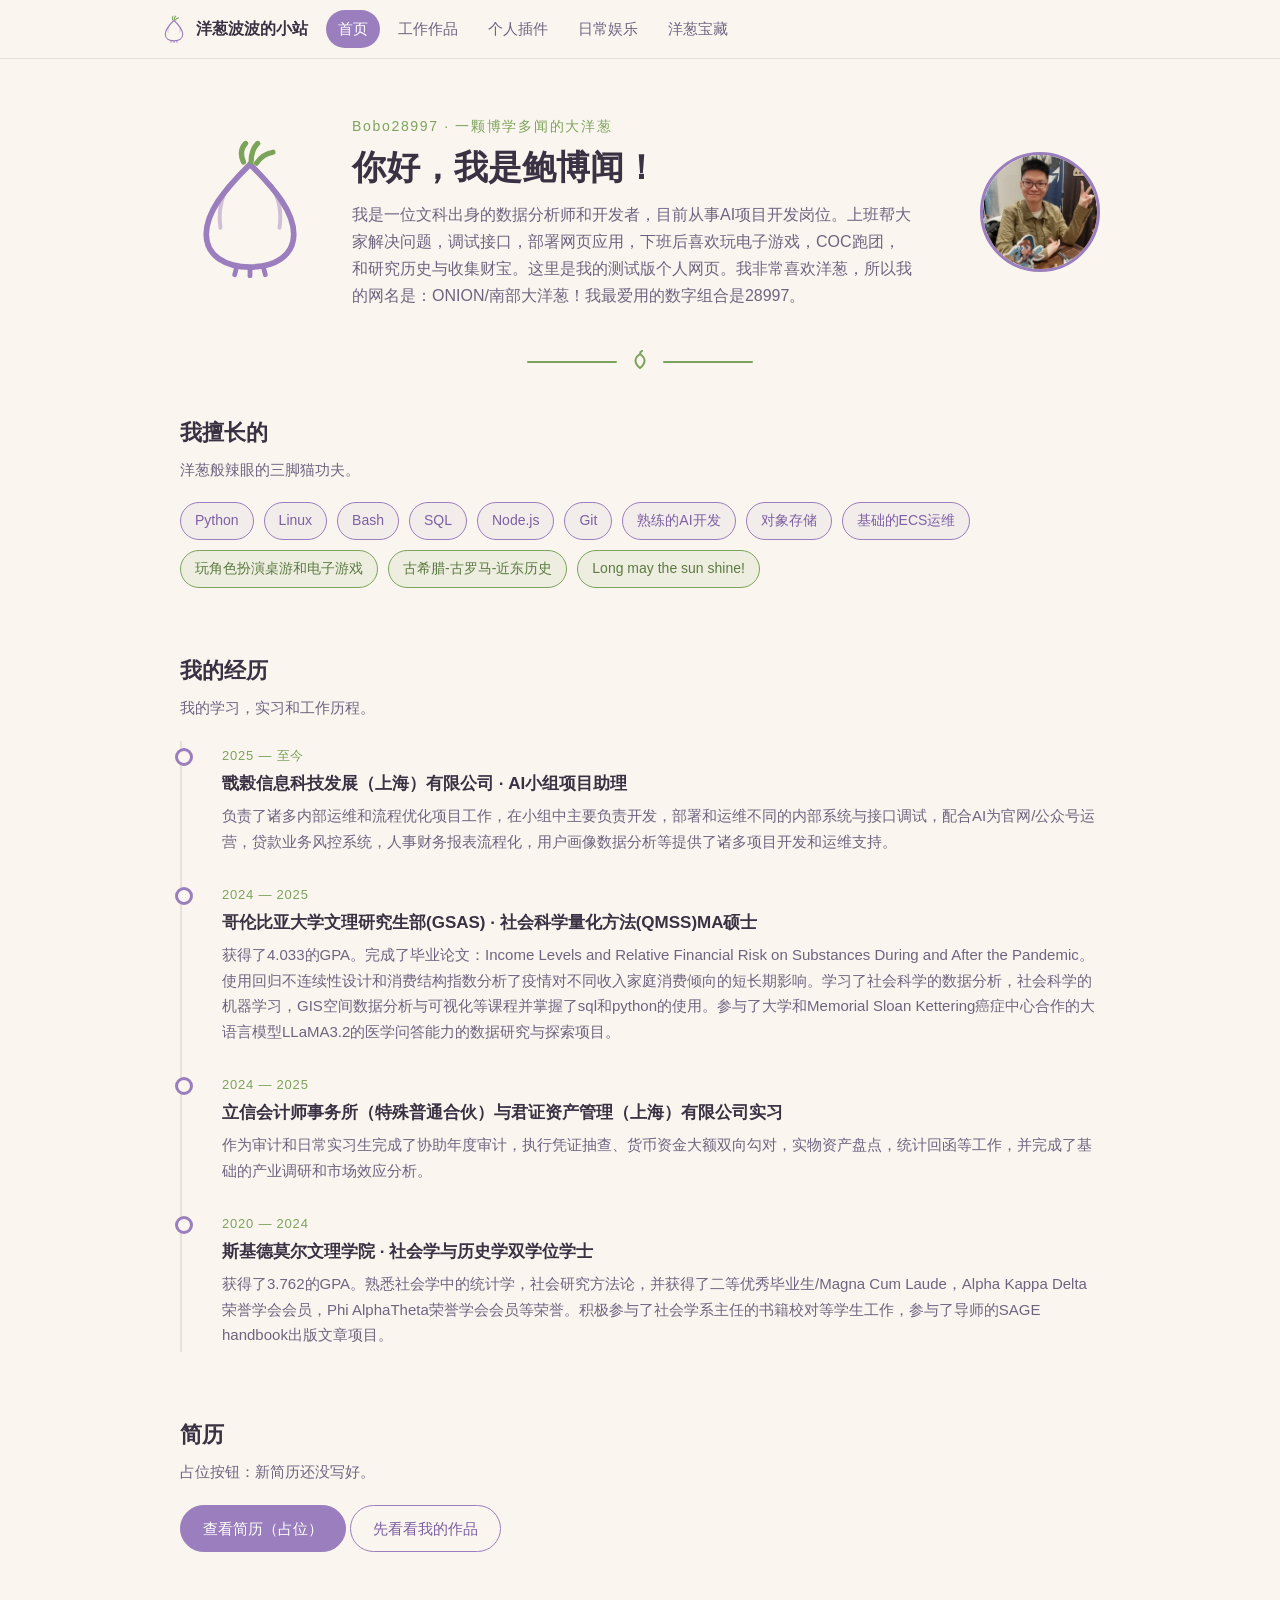
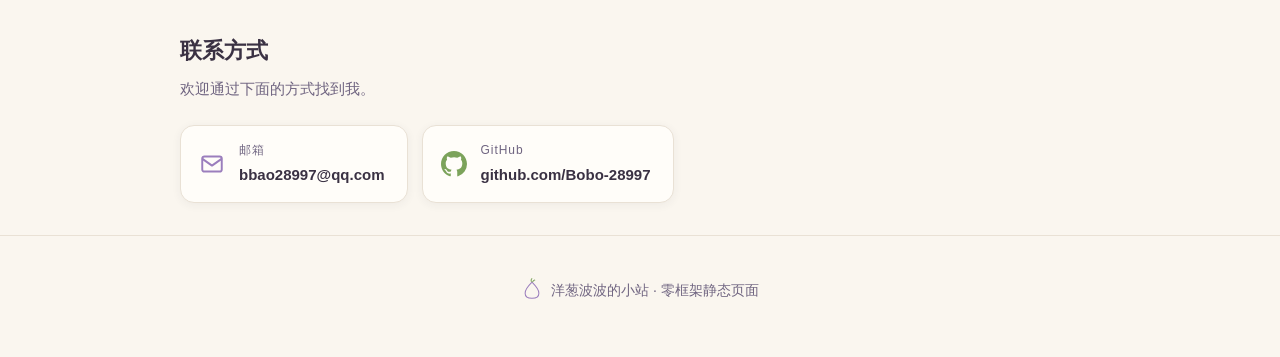
<file: index.html>
<!DOCTYPE html>
<html lang="zh-CN">
<head>
  <meta charset="UTF-8">
  <meta name="viewport" content="width=device-width, initial-scale=1.0">
  <title>洋葱波波的小站 · 首页</title>
  <meta name="description" content="洋葱的个人主页：数据分析师，三脚猫开发者和历史爱好者，喜欢一层一层剥开问题。">
  <link rel="icon" type="image/svg+xml" href="assets/favicon.svg">
  <link rel="stylesheet" href="assets/css/style.css">
</head>
<body data-page="home">

  <header class="site-header">
    <nav class="site-nav container" aria-label="站内导航">
      <a class="brand" href="./" aria-label="回到首页">
        <svg xmlns="http://www.w3.org/2000/svg" viewBox="0 0 64 64" fill="none" stroke="currentColor" stroke-linecap="round" stroke-linejoin="round" aria-hidden="true">
          <path d="M32 12 C20 24 12 34 12 44 C12 54 21 59 32 59 C43 59 52 54 52 44 C52 34 44 24 32 12 Z" stroke-width="2.6"/>
          <path d="M29 11 C27.5 7.5 28 4.5 30 2.5" stroke="#7CA35B" stroke-width="2.4"/>
          <path d="M32.5 11 C32.5 7 33.5 4.5 35.5 2.5" stroke="#7CA35B" stroke-width="2.4"/>
          <path d="M35 11.5 C37 8.5 39.5 7 42.5 6.5" stroke="#7CA35B" stroke-width="2.4"/>
          <path d="M26 58.5 L25 62.5 M32 59 L32 63 M38 58.5 L39 62.5" stroke-width="2.2"/>
          <path d="M22 22 C18.5 28 17.5 34 18.5 41" stroke-width="1.8" opacity="0.45"/>
          <path d="M42 22 C45.5 28 46.5 34 45.5 41" stroke-width="1.8" opacity="0.45"/>
        </svg>
        洋葱波波的小站
      </a>
      <button class="nav-toggle" type="button" aria-expanded="false" aria-controls="site-menu" aria-label="菜单">
        <svg viewBox="0 0 24 24" fill="none" stroke="currentColor" stroke-linecap="round" aria-hidden="true">
          <path class="icon-open" d="M4 7h16M4 12h16M4 17h16" stroke-width="2"/>
          <path class="icon-close" d="M6 6l12 12M18 6L6 18" stroke-width="2"/>
        </svg>
      </button>
      <div class="site-nav__links" id="site-menu">
        <a class="site-nav__link" data-nav="home" href="./">首页</a>
        <a class="site-nav__link" data-nav="works" href="works/">工作作品</a>
        <a class="site-nav__link" data-nav="plugins" href="plugins/">个人插件</a>
        <a class="site-nav__link" data-nav="daily" href="daily/">日常娱乐</a>
        <a class="site-nav__link" data-nav="treasures" href="treasures/">洋葱宝藏</a>
      </div>
    </nav>
  </header>

  <main class="container">

    <!-- Hero：手绘洋葱 + 头像占位 + 简介 -->
    <section class="hero">
      <div class="hero__art" aria-hidden="true">
        <svg xmlns="http://www.w3.org/2000/svg" viewBox="0 0 64 64" fill="none" stroke="currentColor" stroke-linecap="round" stroke-linejoin="round">
          <path d="M32 12 C20 24 12 34 12 44 C12 54 21 59 32 59 C43 59 52 54 52 44 C52 34 44 24 32 12 Z" stroke-width="2.6"/>
          <path d="M29 11 C27.5 7.5 28 4.5 30 2.5" stroke="#7CA35B" stroke-width="2.4"/>
          <path d="M32.5 11 C32.5 7 33.5 4.5 35.5 2.5" stroke="#7CA35B" stroke-width="2.4"/>
          <path d="M35 11.5 C37 8.5 39.5 7 42.5 6.5" stroke="#7CA35B" stroke-width="2.4"/>
          <path d="M26 58.5 L25 62.5 M32 59 L32 63 M38 58.5 L39 62.5" stroke-width="2.2"/>
          <path d="M22 22 C18.5 28 17.5 34 18.5 41" stroke-width="1.8" opacity="0.45"/>
          <path d="M42 22 C45.5 28 46.5 34 45.5 41" stroke-width="1.8" opacity="0.45"/>
        </svg>
      </div>
      <div class="hero__text">
        <p class="hero__eyebrow">Bobo28997 · 一颗博学多闻的大洋葱</p>
        <h1 class="hero__title">你好，我是鲍博闻！</h1>
        <p class="hero__desc">
          我是一位文科出身的数据分析师和开发者，目前从事AI项目开发岗位。上班帮大家解决问题，调试接口，部署网页应用，下班后喜欢玩电子游戏，COC跑团，和研究历史与收集财宝。这里是我的测试版个人网页。我非常喜欢洋葱，所以我的网名是：ONION/南部大洋葱！我最爱用的数字组合是28997。
        </p>
      </div>
      <div class="avatar">
        <img src="assets/images/avatar/avatar-480.webp" alt="鲍博的个人照片">
      </div>
    </section>

    <svg class="divider" viewBox="0 0 240 24" fill="none" stroke="currentColor" stroke-linecap="round" aria-hidden="true">
      <path d="M8 12 L96 12" stroke-width="2"/>
      <path d="M120 4 C114 8 114 13 120 18 C126 13 126 8 120 4 Z" stroke-width="2"/>
      <path d="M120 4 C120 2.5 120.8 1.5 122 1" stroke-width="2"/>
      <path d="M144 12 L232 12" stroke-width="2"/>
    </svg>

    <!-- 关于 / 技能 -->
    <section class="section" aria-labelledby="skills-title">
      <h2 class="section__title" id="skills-title">我擅长的</h2>
      <p class="section__lead">洋葱般辣眼的三脚猫功夫。</p>
      <ul class="pills">
        <li class="pill">Python</li>
        <li class="pill">Linux</li>
        <li class="pill">Bash</li>
        <li class="pill">SQL</li>
        <li class="pill">Node.js</li>
        <li class="pill">Git</li>
        <li class="pill">熟练的AI开发</li>
        <li class="pill">对象存储</li>
        <li class="pill">基础的ECS运维</li>
        <li class="pill pill--green">玩角色扮演桌游和电子游戏</li>
        <li class="pill pill--green">古希腊-古罗马-近东历史</li>
        <li class="pill pill--green">Long may the sun shine!</li>
      </ul>
    </section>

    <!-- 经历时间线 -->
    <section class="section" aria-labelledby="timeline-title">
      <h2 class="section__title" id="timeline-title">我的经历</h2>
      <p class="section__lead">我的学习，实习和工作历程。</p>
      <ol class="timeline">
        <li class="timeline__item">
          <span class="timeline__when">2025 — 至今</span>
          <h3 class="timeline__what">戬榖信息科技发展（上海）有限公司 · AI小组项目助理</h3>
          <p class="timeline__detail">负责了诸多内部运维和流程优化项目工作，在小组中主要负责开发，部署和运维不同的内部系统与接口调试，配合AI为官网/公众号运营，贷款业务风控系统，人事财务报表流程化，用户画像数据分析等提供了诸多项目开发和运维支持。</p>
        </li>
        <li class="timeline__item">
          <span class="timeline__when">2024 — 2025</span>
          <h3 class="timeline__what">哥伦比亚大学文理研究生部(GSAS) · 社会科学量化方法(QMSS)MA硕士</h3>
          <p class="timeline__detail">获得了4.033的GPA。完成了毕业论文：Income Levels and Relative Financial Risk on Substances During and After the Pandemic。使用回归不连续性设计和消费结构指数分析了疫情对不同收入家庭消费倾向的短长期影响。学习了社会科学的数据分析，社会科学的机器学习，GIS空间数据分析与可视化等课程并掌握了sql和python的使用。参与了大学和Memorial Sloan Kettering癌症中心合作的大语言模型LLaMA3.2的医学问答能力的数据研究与探索项目。</p>
        </li>
        <li class="timeline__item">
          <span class="timeline__when">2024 — 2025</span>
          <h3 class="timeline__what">立信会计师事务所（特殊普通合伙）与君证资产管理（上海）有限公司实习</h3>
          <p class="timeline__detail">作为审计和日常实习生完成了协助年度审计，执行凭证抽查、货币资金大额双向勾对，实物资产盘点，统计回函等工作，并完成了基础的产业调研和市场效应分析。</p>
        </li>
        <li class="timeline__item">
          <span class="timeline__when">2020 — 2024</span>
          <h3 class="timeline__what">斯基德莫尔文理学院 · 社会学与历史学双学位学士</h3>
          <p class="timeline__detail">获得了3.762的GPA。熟悉社会学中的统计学，社会研究方法论，并获得了二等优秀毕业生/Magna Cum Laude，Alpha Kappa Delta荣誉学会会员，Phi AlphaTheta荣誉学会会员等荣誉。积极参与了社会学系主任的书籍校对等学生工作，参与了导师的SAGE handbook出版文章项目。</p>
        </li>
      </ol>
    </section>

    <!-- 简历按钮占位 -->
    <section class="section" aria-labelledby="resume-title">
      <h2 class="section__title" id="resume-title">简历</h2>
      <p class="section__lead">占位按钮：新简历还没写好。</p>
      <p>
        <a class="btn" href="#" aria-disabled="true" title="简历占位按钮，待替换为真实文件链接">查看简历（占位）</a>
        <a class="btn btn--ghost" href="works/">先看看我的作品</a>
      </p>
    </section>

    <!-- 联系方式：邮箱 + GitHub（占位内容，替换 href 与文字即可） -->
    <section class="section" aria-labelledby="contact-title">
      <h2 class="section__title" id="contact-title">联系方式</h2>
      <p class="section__lead">欢迎通过下面的方式找到我。</p>
      <ul class="contact-list">
        <li>
          <a class="contact-card" href="mailto:hello@example.com">
            <svg class="contact-card__icon" viewBox="0 0 24 24" fill="none" stroke="currentColor" stroke-linecap="round" stroke-linejoin="round" aria-hidden="true">
              <rect x="3" y="5" width="18" height="14" rx="2" stroke-width="1.8"/>
              <path d="M3.5 7.5 L12 13.5 L20.5 7.5" stroke-width="1.8"/>
            </svg>
            <span class="contact-card__text">
              <span class="contact-card__label">邮箱</span>
              <span class="contact-card__value">bbao28997@qq.com</span>
            </span>
          </a>
        </li>
        <li>
          <a class="contact-card contact-card--accent" href="https://github.com/Bobo-28997" target="_blank" rel="noopener">
            <svg class="contact-card__icon" viewBox="0 0 24 24" fill="currentColor" aria-hidden="true">
              <path d="M12 0C5.37 0 0 5.37 0 12c0 5.3 3.44 9.8 8.2 11.4.6.1.82-.26.82-.58v-2.03c-3.34.73-4.04-1.6-4.04-1.6-.55-1.4-1.34-1.76-1.34-1.76-1.1-.75.08-.74.08-.74 1.2.1 1.84 1.24 1.84 1.24 1.07 1.83 2.8 1.3 3.5 1 .1-.8.42-1.3.76-1.6-2.66-.3-5.46-1.34-5.46-5.94 0-1.3.47-2.38 1.24-3.22-.12-.3-.54-1.52.12-3.18 0 0 1-.32 3.3 1.23a11.5 11.5 0 0 1 6 0c2.28-1.55 3.29-1.23 3.29-1.23.66 1.66.24 2.88.12 3.18.77.84 1.23 1.9 1.23 3.22 0 4.6-2.8 5.63-5.48 5.93.43.37.81 1.1.81 2.22v3.29c0 .32.22.7.82.58A12 12 0 0 0 24 12c0-6.63-5.37-12-12-12z"/>
            </svg>
            <span class="contact-card__text">
              <span class="contact-card__label">GitHub</span>
              <span class="contact-card__value">github.com/Bobo-28997</span>
            </span>
          </a>
        </li>
      </ul>
    </section>

  </main>

  <footer class="site-footer">
    <div class="container">
      <p>
        <svg xmlns="http://www.w3.org/2000/svg" viewBox="0 0 64 64" fill="none" stroke="currentColor" stroke-linecap="round" stroke-linejoin="round" aria-hidden="true">
          <path d="M32 12 C20 24 12 34 12 44 C12 54 21 59 32 59 C43 59 52 54 52 44 C52 34 44 24 32 12 Z" stroke-width="3"/>
          <path d="M30 10 C29 6.5 29.5 4 31.5 2" stroke="#7CA35B" stroke-width="3"/>
          <path d="M34 11 C35.5 8 37.5 6.5 40 6" stroke="#7CA35B" stroke-width="3"/>
        </svg>
        洋葱波波的小站 · 零框架静态页面
      </p>
    </div>
  </footer>

  <script src="assets/js/onions.js" defer></script>
  <script src="assets/js/main.js" defer></script>
</body>
</html>
</file>
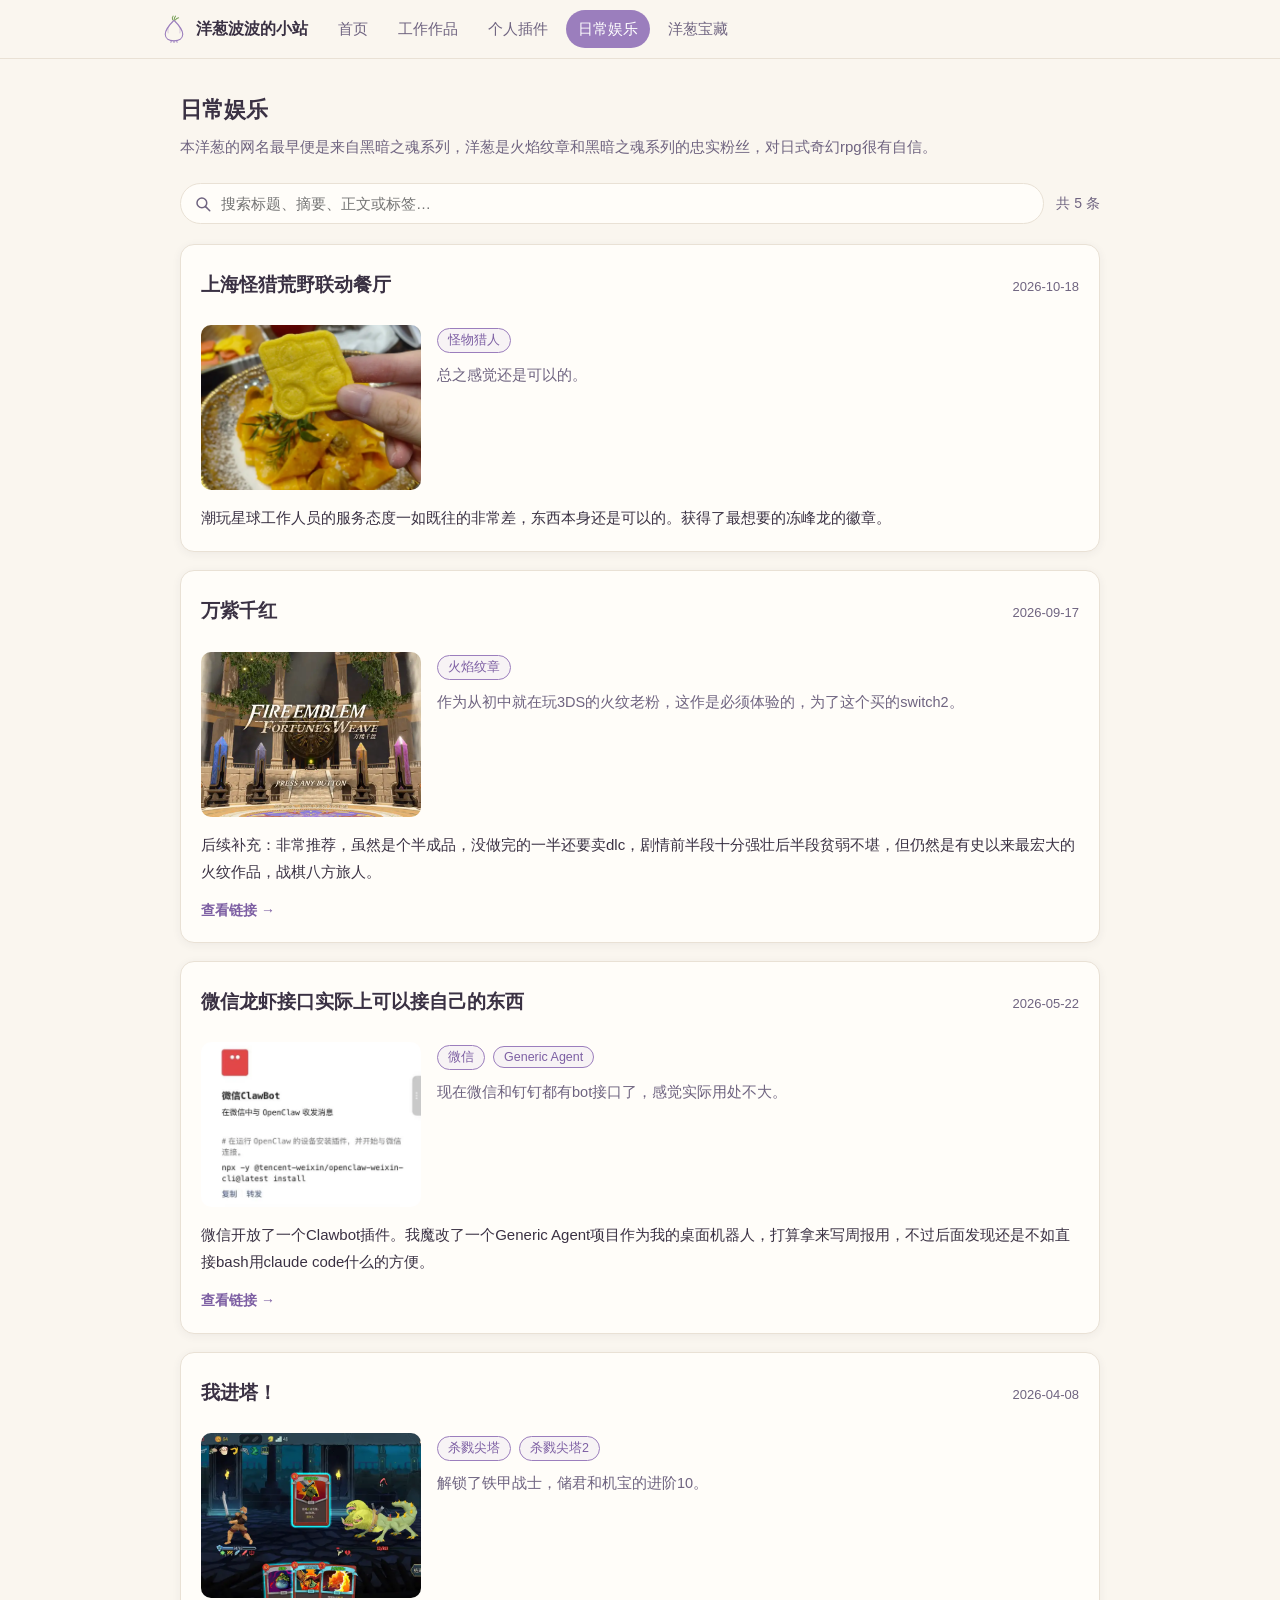
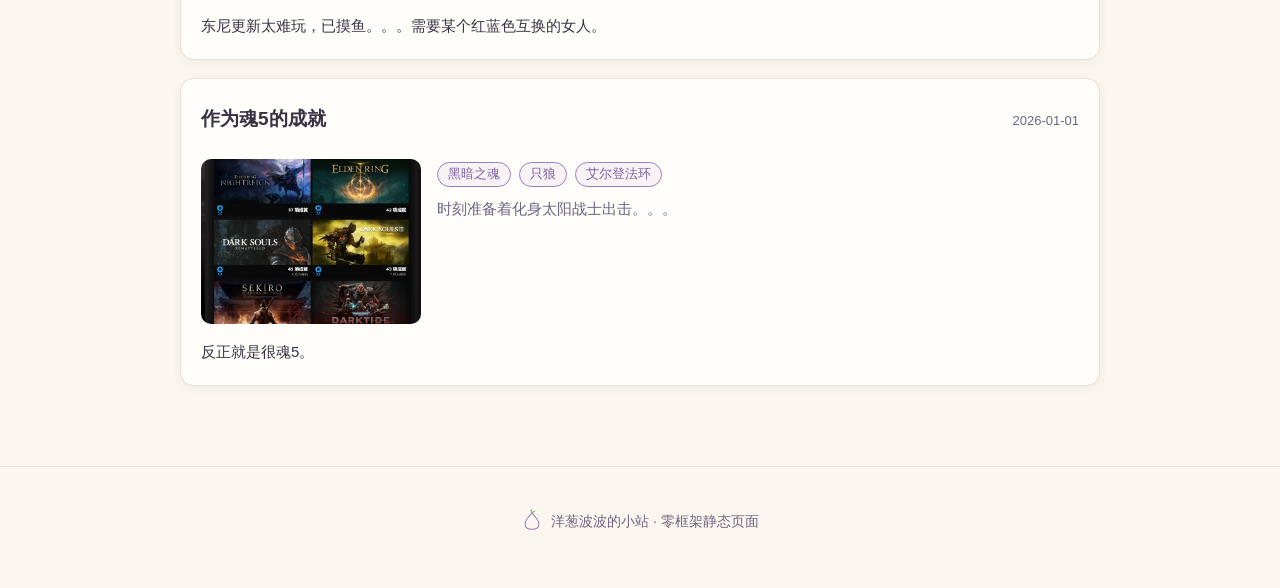
<file: daily/index.html>
<!DOCTYPE html>
<html lang="zh-CN">
<head>
  <meta charset="UTF-8">
  <meta name="viewport" content="width=device-width, initial-scale=1.0">
  <title>日常娱乐 · 洋葱的小站</title>
  <meta name="description" content="洋葱的日常记录：做饭、徒步、像素画，以及一切好玩的小事。">
  <link rel="icon" type="image/svg+xml" href="../assets/favicon.svg">
  <link rel="stylesheet" href="../assets/css/style.css">
</head>
<body data-page="daily">

  <header class="site-header">
    <nav class="site-nav container" aria-label="站内导航">
      <a class="brand" href="../" aria-label="回到首页">
        <svg xmlns="http://www.w3.org/2000/svg" viewBox="0 0 64 64" fill="none" stroke="currentColor" stroke-linecap="round" stroke-linejoin="round" aria-hidden="true">
          <path d="M32 12 C20 24 12 34 12 44 C12 54 21 59 32 59 C43 59 52 54 52 44 C52 34 44 24 32 12 Z" stroke-width="2.6"/>
          <path d="M29 11 C27.5 7.5 28 4.5 30 2.5" stroke="#7CA35B" stroke-width="2.4"/>
          <path d="M32.5 11 C32.5 7 33.5 4.5 35.5 2.5" stroke="#7CA35B" stroke-width="2.4"/>
          <path d="M35 11.5 C37 8.5 39.5 7 42.5 6.5" stroke="#7CA35B" stroke-width="2.4"/>
          <path d="M26 58.5 L25 62.5 M32 59 L32 63 M38 58.5 L39 62.5" stroke-width="2.2"/>
          <path d="M22 22 C18.5 28 17.5 34 18.5 41" stroke-width="1.8" opacity="0.45"/>
          <path d="M42 22 C45.5 28 46.5 34 45.5 41" stroke-width="1.8" opacity="0.45"/>
        </svg>
        洋葱波波的小站
      </a>
      <button class="nav-toggle" type="button" aria-expanded="false" aria-controls="site-menu" aria-label="菜单">
        <svg viewBox="0 0 24 24" fill="none" stroke="currentColor" stroke-linecap="round" aria-hidden="true">
          <path class="icon-open" d="M4 7h16M4 12h16M4 17h16" stroke-width="2"/>
          <path class="icon-close" d="M6 6l12 12M18 6L6 18" stroke-width="2"/>
        </svg>
      </button>
      <div class="site-nav__links" id="site-menu">
        <a class="site-nav__link" data-nav="home" href="../">首页</a>
        <a class="site-nav__link" data-nav="works" href="../works/">工作作品</a>
        <a class="site-nav__link" data-nav="plugins" href="../plugins/">个人插件</a>
        <a class="site-nav__link" data-nav="daily" href="../daily/">日常娱乐</a>
        <a class="site-nav__link" data-nav="treasures" href="../treasures/">洋葱宝藏</a>
      </div>
    </nav>
  </header>

  <main class="container">
    <section class="section" aria-labelledby="page-title">
      <h1 class="section__title" id="page-title">日常娱乐</h1>
      <p class="section__lead">本洋葱的网名最早便是来自黑暗之魂系列，洋葱是火焰纹章和黑暗之魂系列的忠实粉丝，对日式奇幻rpg很有自信。</p>

      <div class="toolbar">
        <div class="search-box">
          <svg xmlns="http://www.w3.org/2000/svg" viewBox="0 0 24 24" fill="none" stroke="currentColor" stroke-linecap="round" aria-hidden="true">
            <circle cx="10.5" cy="10.5" r="6.5" stroke-width="2"/>
            <path d="M15.5 15.5 L21 21" stroke-width="2"/>
          </svg>
          <label for="search-input" class="visually-hidden" hidden>搜索日常记录</label>
          <input type="search" id="search-input" placeholder="搜索标题、摘要、正文或标签…" autocomplete="off">
        </div>
        <p class="result-count" id="result-count" aria-live="polite">加载中…</p>
      </div>

      <ul class="card-list" id="card-list"></ul>
      <div id="empty-state"></div>
      <noscript>
        <p class="notice">这个板块需要启用 JavaScript 才能显示内容列表。</p>
      </noscript>
    </section>
  </main>

  <footer class="site-footer">
    <div class="container">
      <p>
        <svg xmlns="http://www.w3.org/2000/svg" viewBox="0 0 64 64" fill="none" stroke="currentColor" stroke-linecap="round" stroke-linejoin="round" aria-hidden="true">
          <path d="M32 12 C20 24 12 34 12 44 C12 54 21 59 32 59 C43 59 52 54 52 44 C52 34 44 24 32 12 Z" stroke-width="3"/>
          <path d="M30 10 C29 6.5 29.5 4 31.5 2" stroke="#7CA35B" stroke-width="3"/>
          <path d="M34 11 C35.5 8 37.5 6.5 40 6" stroke="#7CA35B" stroke-width="3"/>
        </svg>
        洋葱波波的小站 · 零框架静态页面
      </p>
    </div>
  </footer>

  <script src="../assets/js/data-daily.js" defer></script>
  <script src="../assets/js/onions.js" defer></script>
  <script src="../assets/js/main.js" defer></script>
</body>
</html>
</file>
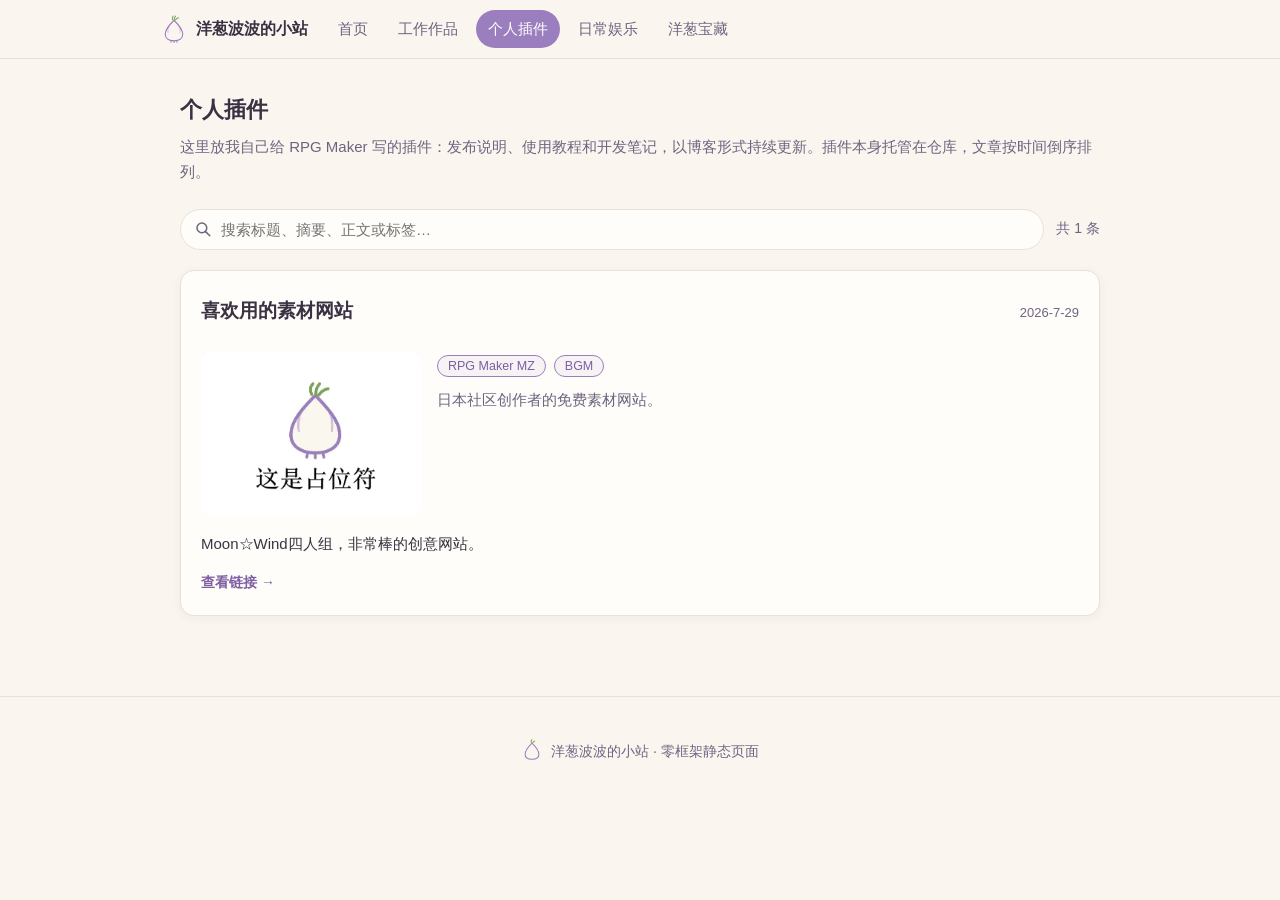
<file: plugins/index.html>
<!DOCTYPE html>
<html lang="zh-CN">
<head>
  <meta charset="UTF-8">
  <meta name="viewport" content="width=device-width, initial-scale=1.0">
  <title>个人插件 · 洋葱的小站</title>
  <meta name="description" content="洋葱自己写的 RPG Maker 插件：发布说明、使用教程与开发笔记。">
  <link rel="icon" type="image/svg+xml" href="../assets/favicon.svg">
  <link rel="stylesheet" href="../assets/css/style.css">
</head>
<body data-page="plugins">

  <header class="site-header">
    <nav class="site-nav container" aria-label="站内导航">
      <a class="brand" href="../" aria-label="回到首页">
        <svg xmlns="http://www.w3.org/2000/svg" viewBox="0 0 64 64" fill="none" stroke="currentColor" stroke-linecap="round" stroke-linejoin="round" aria-hidden="true">
          <path d="M32 12 C20 24 12 34 12 44 C12 54 21 59 32 59 C43 59 52 54 52 44 C52 34 44 24 32 12 Z" stroke-width="2.6"/>
          <path d="M29 11 C27.5 7.5 28 4.5 30 2.5" stroke="#7CA35B" stroke-width="2.4"/>
          <path d="M32.5 11 C32.5 7 33.5 4.5 35.5 2.5" stroke="#7CA35B" stroke-width="2.4"/>
          <path d="M35 11.5 C37 8.5 39.5 7 42.5 6.5" stroke="#7CA35B" stroke-width="2.4"/>
          <path d="M26 58.5 L25 62.5 M32 59 L32 63 M38 58.5 L39 62.5" stroke-width="2.2"/>
          <path d="M22 22 C18.5 28 17.5 34 18.5 41" stroke-width="1.8" opacity="0.45"/>
          <path d="M42 22 C45.5 28 46.5 34 45.5 41" stroke-width="1.8" opacity="0.45"/>
        </svg>
        洋葱波波的小站
      </a>
      <button class="nav-toggle" type="button" aria-expanded="false" aria-controls="site-menu" aria-label="菜单">
        <svg viewBox="0 0 24 24" fill="none" stroke="currentColor" stroke-linecap="round" aria-hidden="true">
          <path class="icon-open" d="M4 7h16M4 12h16M4 17h16" stroke-width="2"/>
          <path class="icon-close" d="M6 6l12 12M18 6L6 18" stroke-width="2"/>
        </svg>
      </button>
      <div class="site-nav__links" id="site-menu">
        <a class="site-nav__link" data-nav="home" href="../">首页</a>
        <a class="site-nav__link" data-nav="works" href="../works/">工作作品</a>
        <a class="site-nav__link" data-nav="plugins" href="../plugins/">个人插件</a>
        <a class="site-nav__link" data-nav="daily" href="../daily/">日常娱乐</a>
        <a class="site-nav__link" data-nav="treasures" href="../treasures/">洋葱宝藏</a>
      </div>
    </nav>
  </header>

  <main class="container">
    <section class="section" aria-labelledby="page-title">
      <h1 class="section__title" id="page-title">个人插件</h1>
      <p class="section__lead">这里放我自己给 RPG Maker 写的插件：发布说明、使用教程和开发笔记，以博客形式持续更新。插件本身托管在仓库，文章按时间倒序排列。</p>

      <div class="toolbar">
        <div class="search-box">
          <svg xmlns="http://www.w3.org/2000/svg" viewBox="0 0 24 24" fill="none" stroke="currentColor" stroke-linecap="round" aria-hidden="true">
            <circle cx="10.5" cy="10.5" r="6.5" stroke-width="2"/>
            <path d="M15.5 15.5 L21 21" stroke-width="2"/>
          </svg>
          <label for="search-input" class="visually-hidden" hidden>搜索插件文章</label>
          <input type="search" id="search-input" placeholder="搜索标题、摘要、正文或标签…" autocomplete="off">
        </div>
        <p class="result-count" id="result-count" aria-live="polite">加载中…</p>
      </div>

      <ul class="card-list" id="card-list"></ul>
      <div id="empty-state"></div>
      <noscript>
        <p class="notice">这个板块需要启用 JavaScript 才能显示内容列表。</p>
      </noscript>
    </section>
  </main>

  <footer class="site-footer">
    <div class="container">
      <p>
        <svg xmlns="http://www.w3.org/2000/svg" viewBox="0 0 64 64" fill="none" stroke="currentColor" stroke-linecap="round" stroke-linejoin="round" aria-hidden="true">
          <path d="M32 12 C20 24 12 34 12 44 C12 54 21 59 32 59 C43 59 52 54 52 44 C52 34 44 24 32 12 Z" stroke-width="3"/>
          <path d="M30 10 C29 6.5 29.5 4 31.5 2" stroke="#7CA35B" stroke-width="3"/>
          <path d="M34 11 C35.5 8 37.5 6.5 40 6" stroke="#7CA35B" stroke-width="3"/>
        </svg>
        洋葱波波的小站 · 零框架静态页面
      </p>
    </div>
  </footer>

  <script src="../assets/js/data-plugins.js" defer></script>
  <script src="../assets/js/onions.js" defer></script>
  <script src="../assets/js/main.js" defer></script>
</body>
</html>
</file>
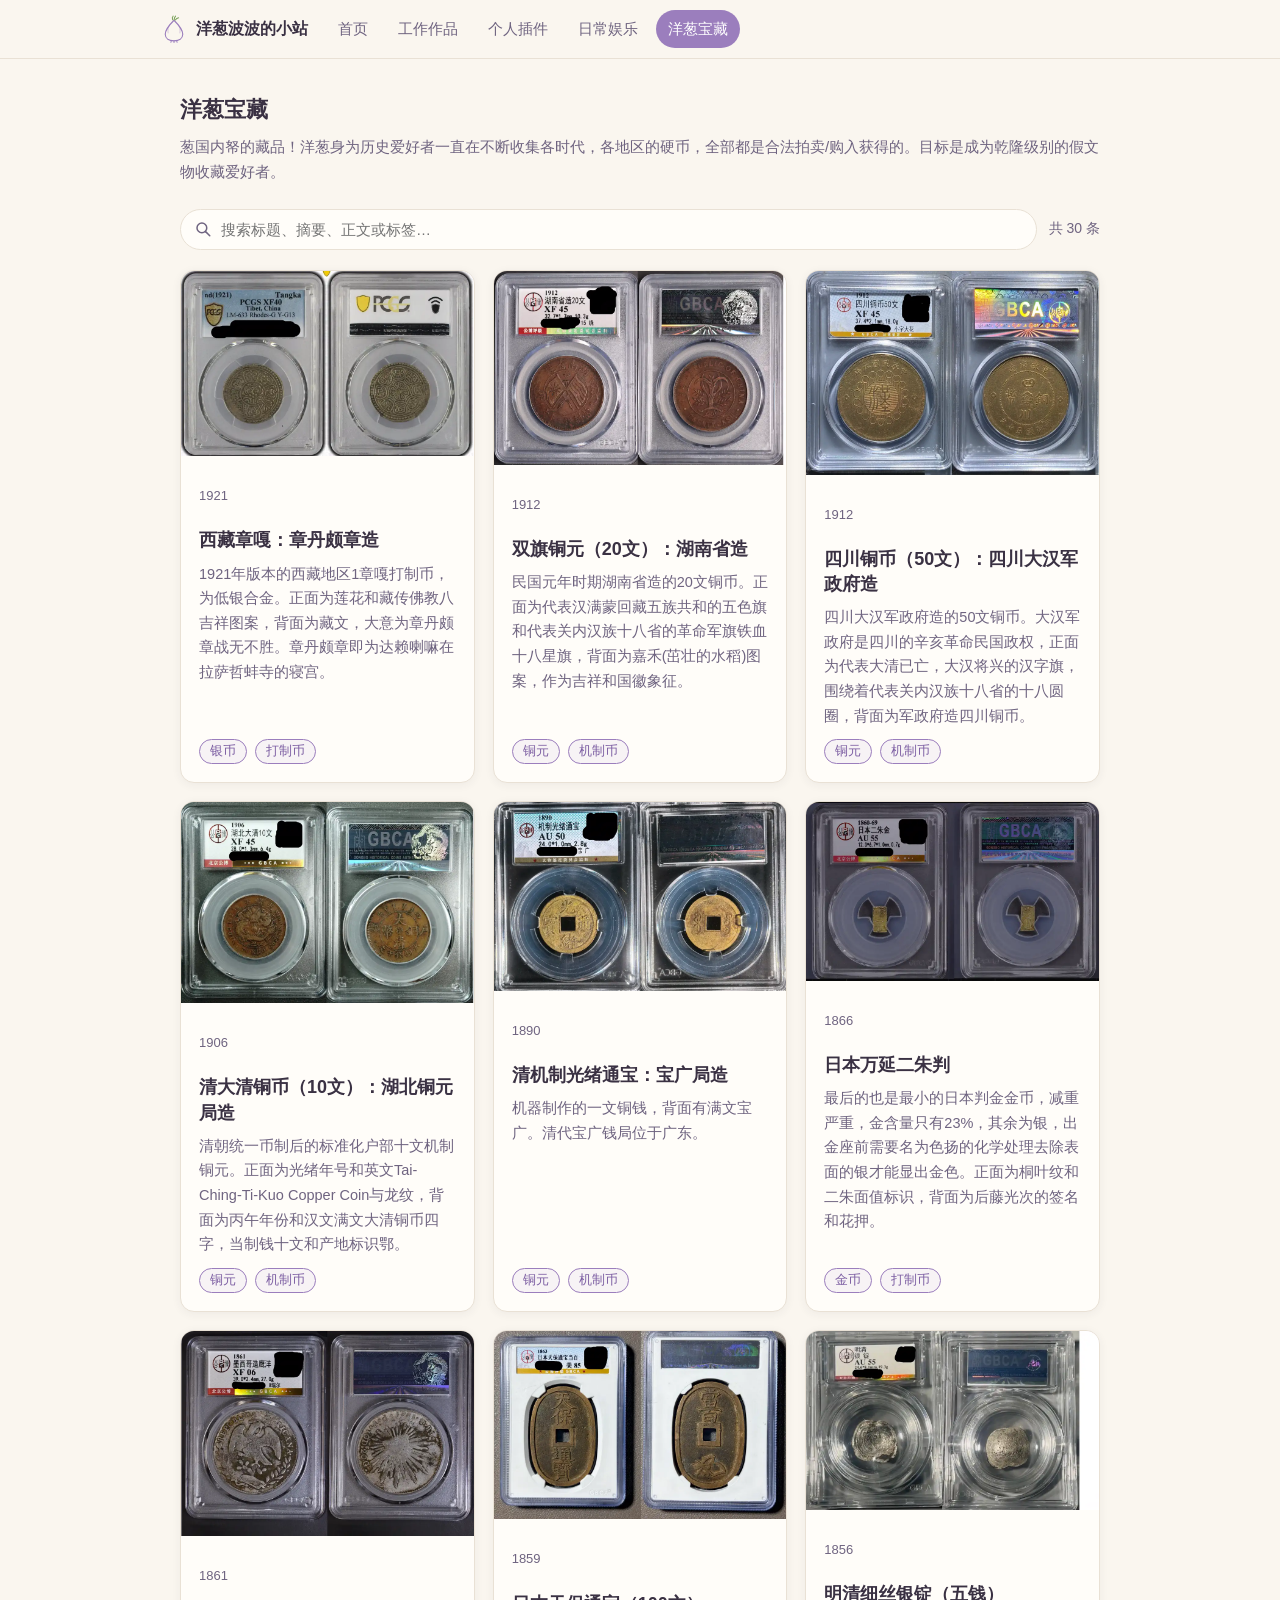
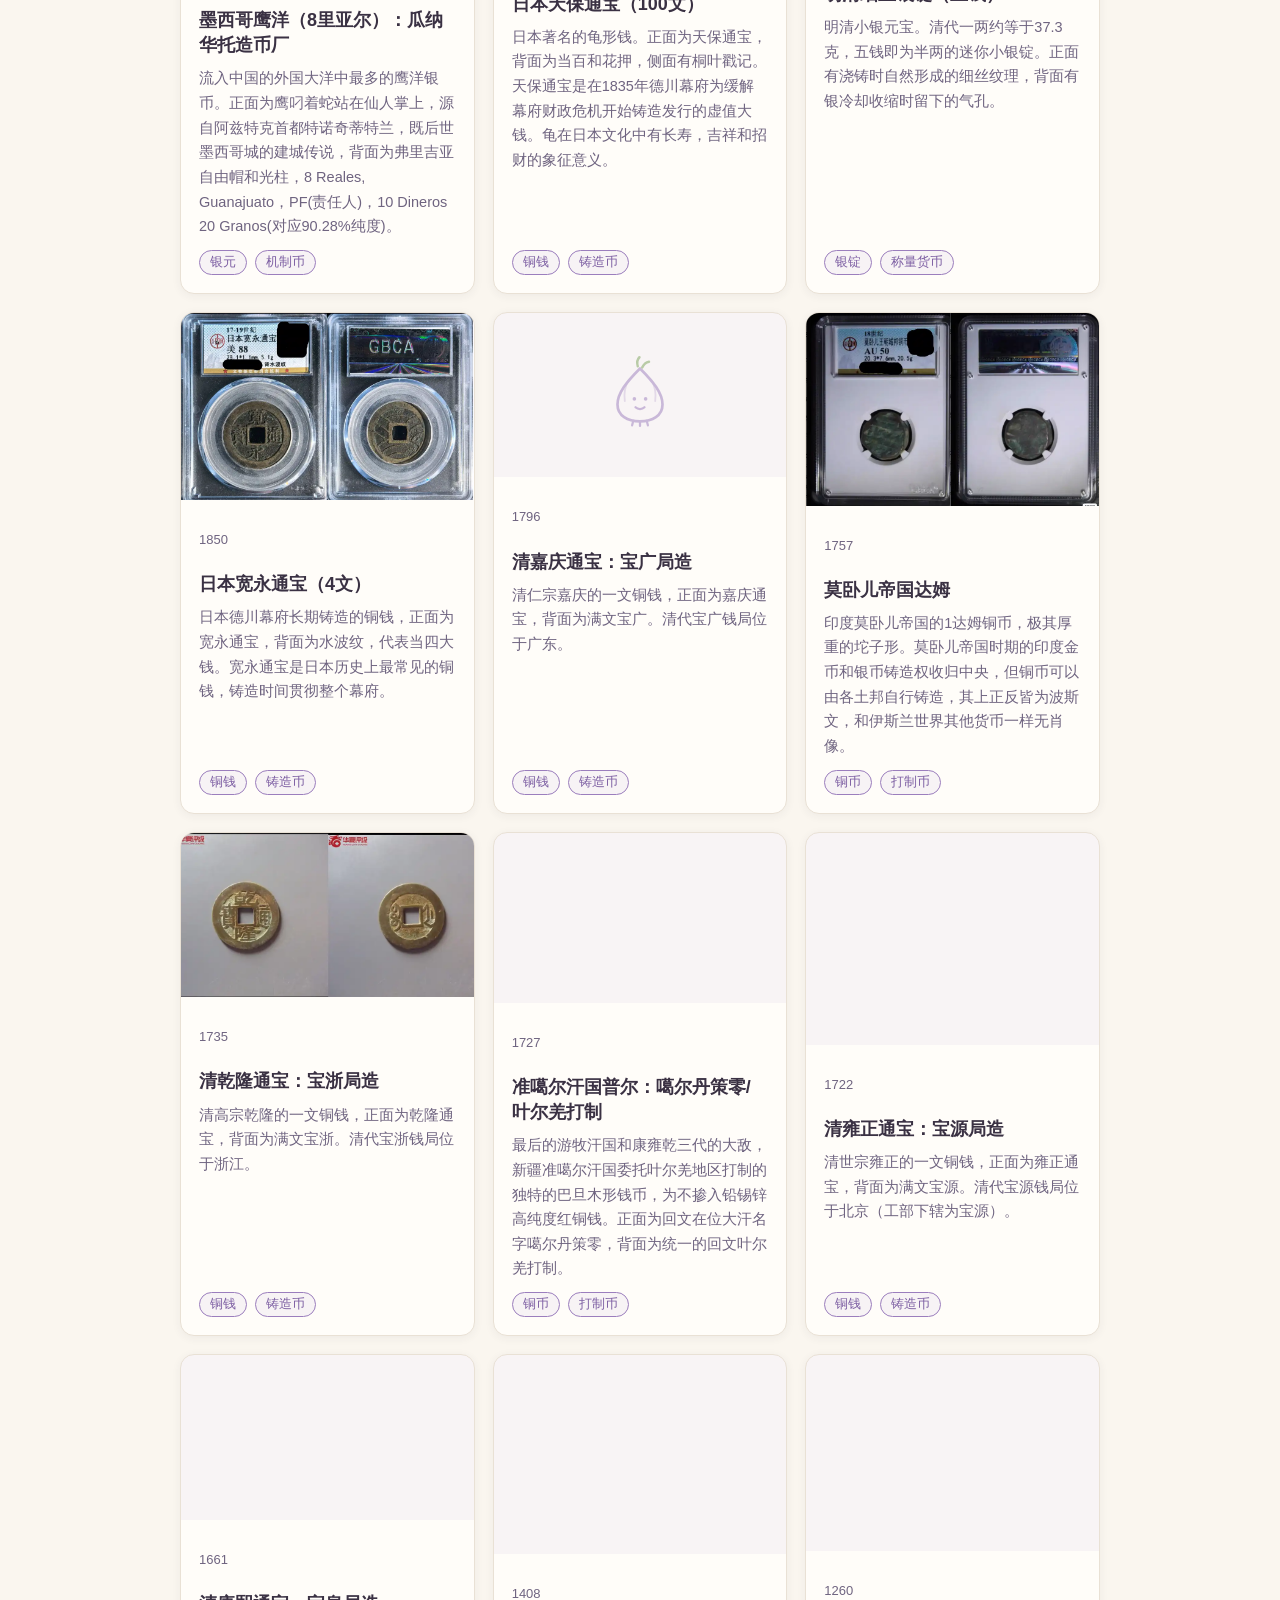
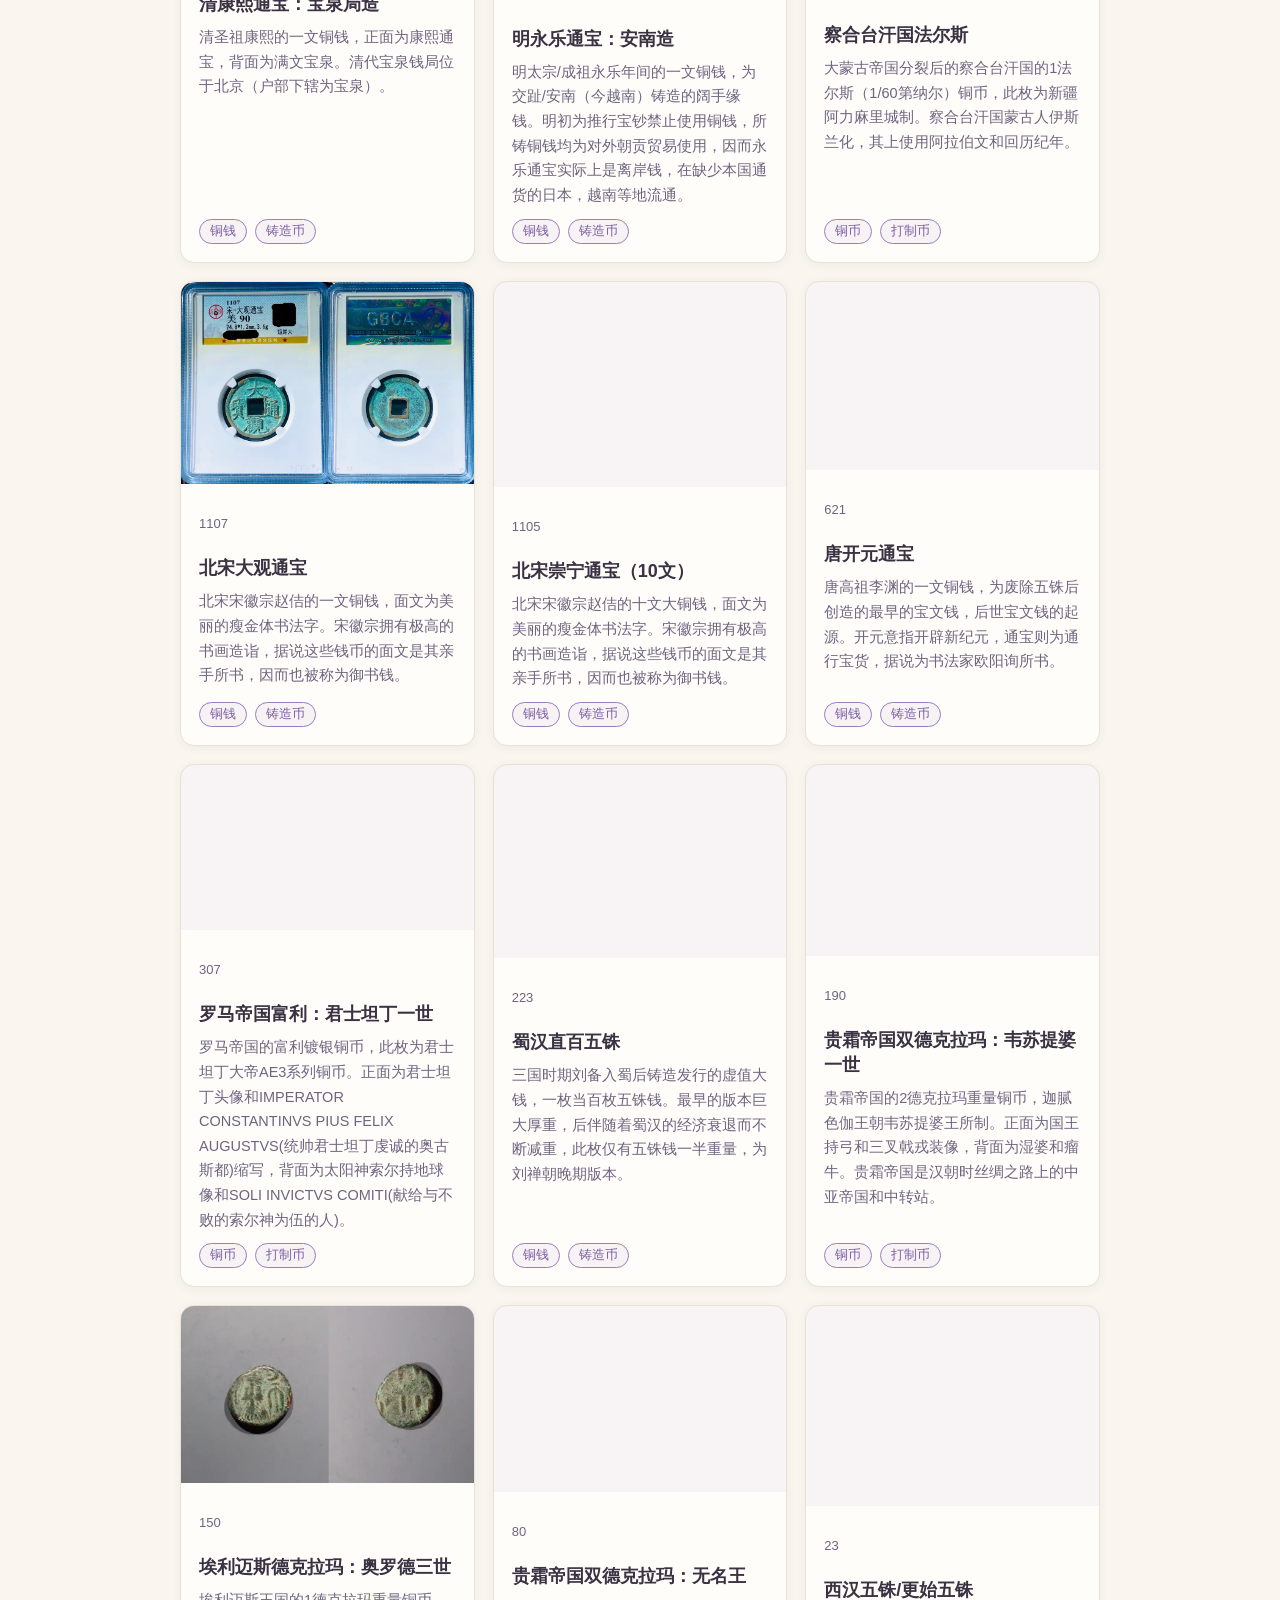
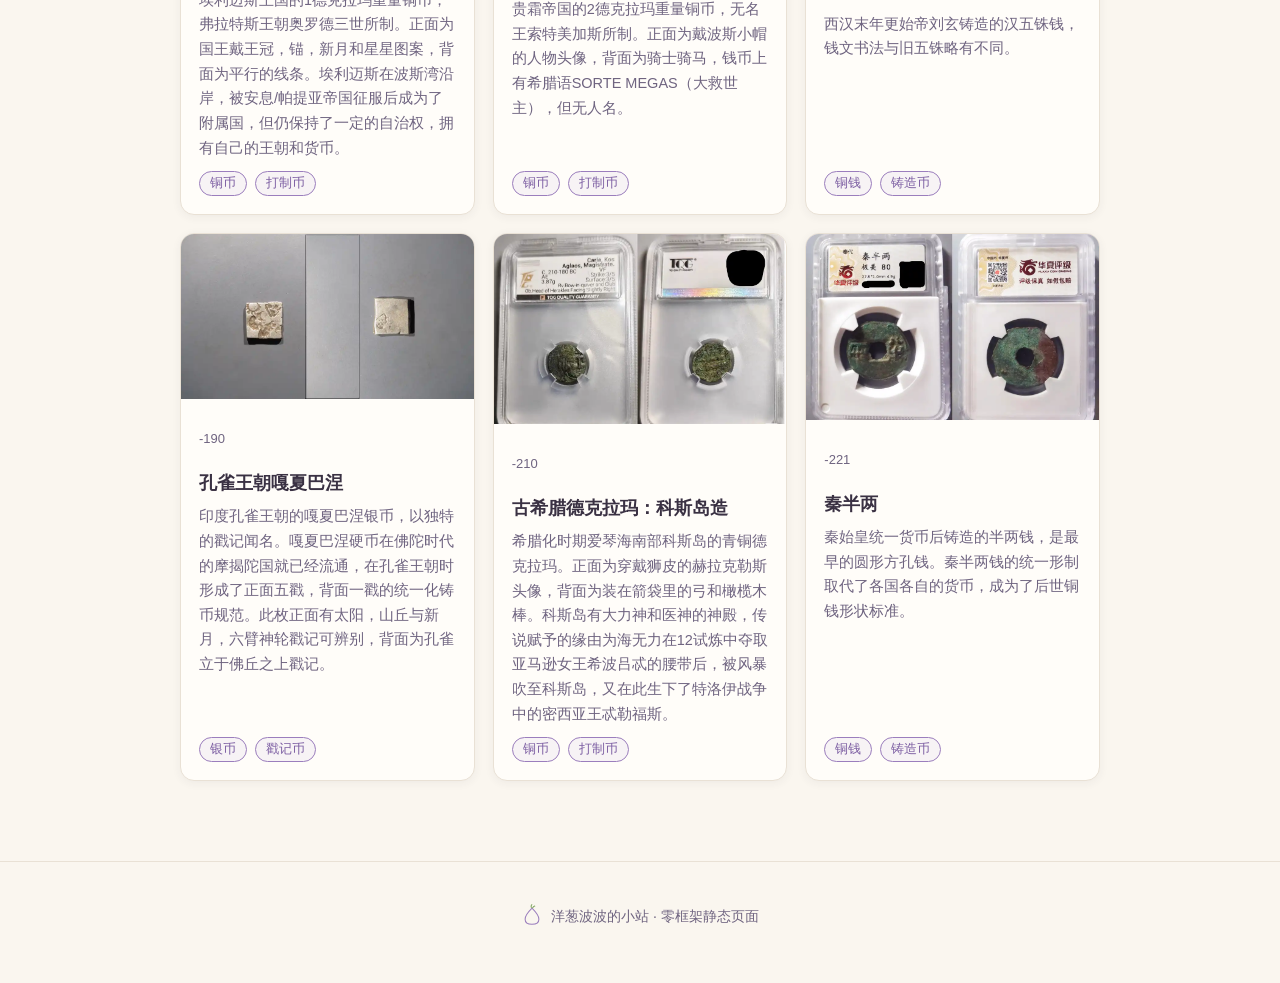
<file: treasures/index.html>
<!DOCTYPE html>
<html lang="zh-CN">
<head>
  <meta charset="UTF-8">
  <meta name="viewport" content="width=device-width, initial-scale=1.0">
  <title>洋葱宝藏 · 洋葱的小站</title>
  <meta name="description" content="洋葱的宝藏收藏。">
  <link rel="icon" type="image/svg+xml" href="../assets/favicon.svg">
  <link rel="stylesheet" href="../assets/css/style.css">
</head>
<body data-page="treasures">

  <header class="site-header">
    <nav class="site-nav container" aria-label="站内导航">
      <a class="brand" href="../" aria-label="回到首页">
        <svg xmlns="http://www.w3.org/2000/svg" viewBox="0 0 64 64" fill="none" stroke="currentColor" stroke-linecap="round" stroke-linejoin="round" aria-hidden="true">
          <path d="M32 12 C20 24 12 34 12 44 C12 54 21 59 32 59 C43 59 52 54 52 44 C52 34 44 24 32 12 Z" stroke-width="2.6"/>
          <path d="M29 11 C27.5 7.5 28 4.5 30 2.5" stroke="#7CA35B" stroke-width="2.4"/>
          <path d="M32.5 11 C32.5 7 33.5 4.5 35.5 2.5" stroke="#7CA35B" stroke-width="2.4"/>
          <path d="M35 11.5 C37 8.5 39.5 7 42.5 6.5" stroke="#7CA35B" stroke-width="2.4"/>
          <path d="M26 58.5 L25 62.5 M32 59 L32 63 M38 58.5 L39 62.5" stroke-width="2.2"/>
          <path d="M22 22 C18.5 28 17.5 34 18.5 41" stroke-width="1.8" opacity="0.45"/>
          <path d="M42 22 C45.5 28 46.5 34 45.5 41" stroke-width="1.8" opacity="0.45"/>
        </svg>
        洋葱波波的小站
      </a>
      <button class="nav-toggle" type="button" aria-expanded="false" aria-controls="site-menu" aria-label="菜单">
        <svg viewBox="0 0 24 24" fill="none" stroke="currentColor" stroke-linecap="round" aria-hidden="true">
          <path class="icon-open" d="M4 7h16M4 12h16M4 17h16" stroke-width="2"/>
          <path class="icon-close" d="M6 6l12 12M18 6L6 18" stroke-width="2"/>
        </svg>
      </button>
      <div class="site-nav__links" id="site-menu">
        <a class="site-nav__link" data-nav="home" href="../">首页</a>
        <a class="site-nav__link" data-nav="works" href="../works/">工作作品</a>
        <a class="site-nav__link" data-nav="plugins" href="../plugins/">个人插件</a>
        <a class="site-nav__link" data-nav="daily" href="../daily/">日常娱乐</a>
        <a class="site-nav__link" data-nav="treasures" href="../treasures/">洋葱宝藏</a>
      </div>
    </nav>
  </header>

  <main class="container">
    <section class="section" aria-labelledby="page-title">
      <h1 class="section__title" id="page-title">洋葱宝藏</h1>
      <p class="section__lead">葱国内帑的藏品！洋葱身为历史爱好者一直在不断收集各时代，各地区的硬币，全部都是合法拍卖/购入获得的。目标是成为乾隆级别的假文物收藏爱好者。</p>

      <div class="toolbar">
        <div class="search-box">
          <svg xmlns="http://www.w3.org/2000/svg" viewBox="0 0 24 24" fill="none" stroke="currentColor" stroke-linecap="round" aria-hidden="true">
            <circle cx="10.5" cy="10.5" r="6.5" stroke-width="2"/>
            <path d="M15.5 15.5 L21 21" stroke-width="2"/>
          </svg>
          <label for="search-input" class="visually-hidden" hidden>搜索宝藏收藏</label>
          <input type="search" id="search-input" placeholder="搜索标题、摘要、正文或标签…" autocomplete="off">
        </div>
        <p class="result-count" id="result-count" aria-live="polite">加载中…</p>
      </div>

      <ul class="card-list card-list--grid" id="card-list"></ul>
      <div id="empty-state"></div>
      <noscript>
        <p class="notice">这个板块需要启用 JavaScript 才能显示内容列表。</p>
      </noscript>
    </section>
  </main>

  <footer class="site-footer">
    <div class="container">
      <p>
        <svg xmlns="http://www.w3.org/2000/svg" viewBox="0 0 64 64" fill="none" stroke="currentColor" stroke-linecap="round" stroke-linejoin="round" aria-hidden="true">
          <path d="M32 12 C20 24 12 34 12 44 C12 54 21 59 32 59 C43 59 52 54 52 44 C52 34 44 24 32 12 Z" stroke-width="3"/>
          <path d="M30 10 C29 6.5 29.5 4 31.5 2" stroke="#7CA35B" stroke-width="3"/>
          <path d="M34 11 C35.5 8 37.5 6.5 40 6" stroke="#7CA35B" stroke-width="3"/>
        </svg>
        洋葱波波的小站 · 零框架静态页面
      </p>
    </div>
  </footer>

  <script src="../assets/js/data-treasures.js" defer></script>
  <script src="../assets/js/onions.js" defer></script>
  <script src="../assets/js/main.js" defer></script>
</body>
</html>
</file>
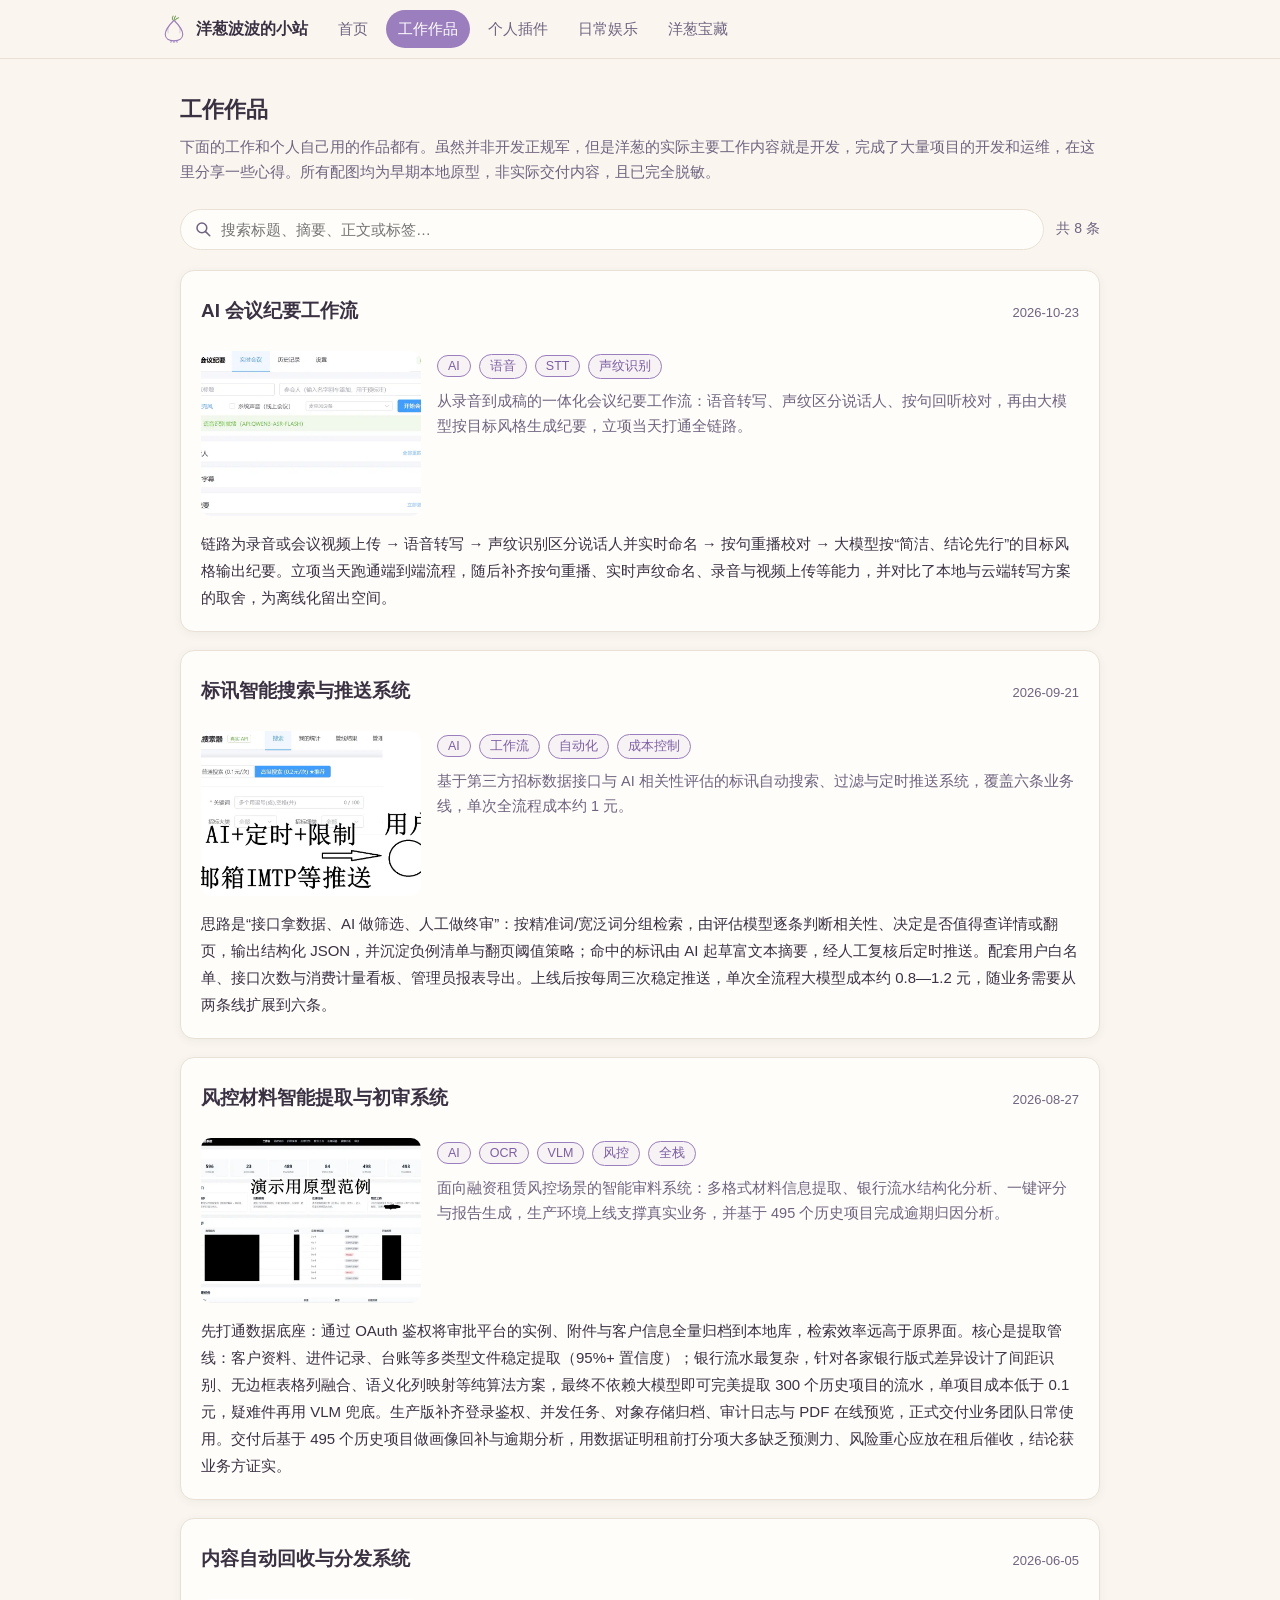
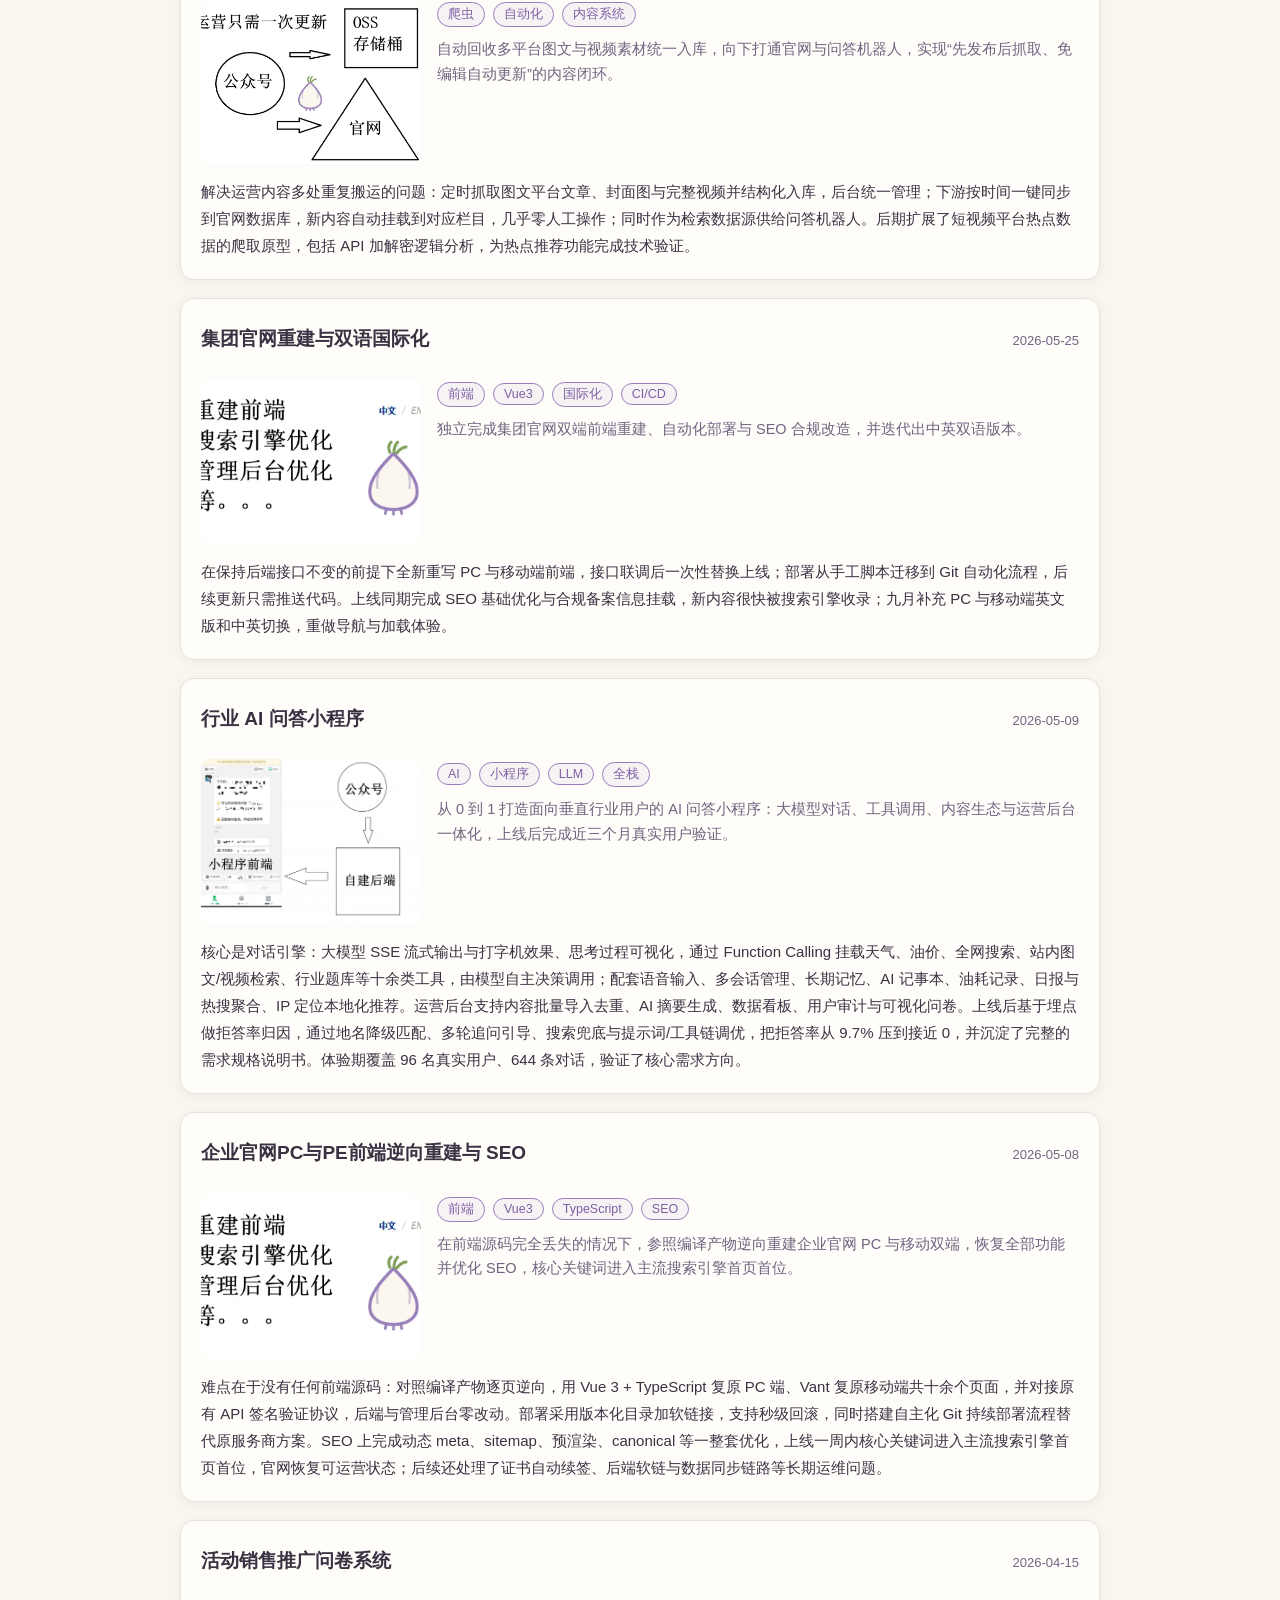
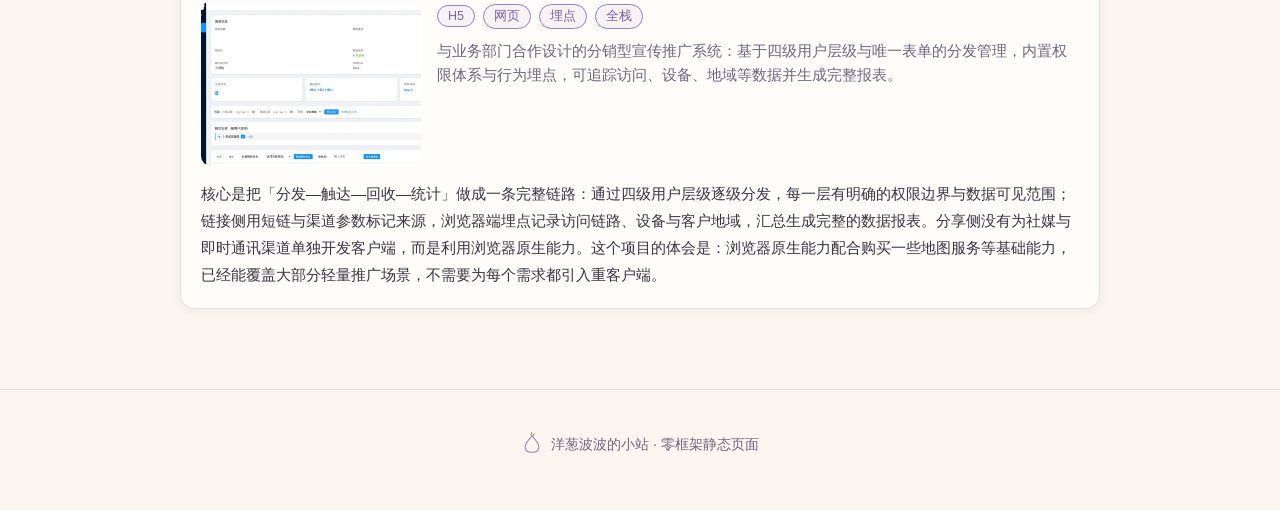
<file: works/index.html>
<!DOCTYPE html>
<html lang="zh-CN">
<head>
  <meta charset="UTF-8">
  <meta name="viewport" content="width=device-width, initial-scale=1.0">
  <title>工作作品 · 洋葱的小站</title>
  <meta name="description" content="洋葱的工作作品记录：项目复盘、组件设计、性能优化等。">
  <link rel="icon" type="image/svg+xml" href="../assets/favicon.svg">
  <link rel="stylesheet" href="../assets/css/style.css">
</head>
<body data-page="works">

  <header class="site-header">
    <nav class="site-nav container" aria-label="站内导航">
      <a class="brand" href="../" aria-label="回到首页">
        <svg xmlns="http://www.w3.org/2000/svg" viewBox="0 0 64 64" fill="none" stroke="currentColor" stroke-linecap="round" stroke-linejoin="round" aria-hidden="true">
          <path d="M32 12 C20 24 12 34 12 44 C12 54 21 59 32 59 C43 59 52 54 52 44 C52 34 44 24 32 12 Z" stroke-width="2.6"/>
          <path d="M29 11 C27.5 7.5 28 4.5 30 2.5" stroke="#7CA35B" stroke-width="2.4"/>
          <path d="M32.5 11 C32.5 7 33.5 4.5 35.5 2.5" stroke="#7CA35B" stroke-width="2.4"/>
          <path d="M35 11.5 C37 8.5 39.5 7 42.5 6.5" stroke="#7CA35B" stroke-width="2.4"/>
          <path d="M26 58.5 L25 62.5 M32 59 L32 63 M38 58.5 L39 62.5" stroke-width="2.2"/>
          <path d="M22 22 C18.5 28 17.5 34 18.5 41" stroke-width="1.8" opacity="0.45"/>
          <path d="M42 22 C45.5 28 46.5 34 45.5 41" stroke-width="1.8" opacity="0.45"/>
        </svg>
        洋葱波波的小站
      </a>
      <button class="nav-toggle" type="button" aria-expanded="false" aria-controls="site-menu" aria-label="菜单">
        <svg viewBox="0 0 24 24" fill="none" stroke="currentColor" stroke-linecap="round" aria-hidden="true">
          <path class="icon-open" d="M4 7h16M4 12h16M4 17h16" stroke-width="2"/>
          <path class="icon-close" d="M6 6l12 12M18 6L6 18" stroke-width="2"/>
        </svg>
      </button>
      <div class="site-nav__links" id="site-menu">
        <a class="site-nav__link" data-nav="home" href="../">首页</a>
        <a class="site-nav__link" data-nav="works" href="../works/">工作作品</a>
        <a class="site-nav__link" data-nav="plugins" href="../plugins/">个人插件</a>
        <a class="site-nav__link" data-nav="daily" href="../daily/">日常娱乐</a>
        <a class="site-nav__link" data-nav="treasures" href="../treasures/">洋葱宝藏</a>
      </div>
    </nav>
  </header>

  <main class="container">
    <section class="section" aria-labelledby="page-title">
      <h1 class="section__title" id="page-title">工作作品</h1>
      <p class="section__lead">下面的工作和个人自己用的作品都有。虽然并非开发正规军，但是洋葱的实际主要工作内容就是开发，完成了大量项目的开发和运维，在这里分享一些心得。所有配图均为早期本地原型，非实际交付内容，且已完全脱敏。</p>

      <div class="toolbar">
        <div class="search-box">
          <svg xmlns="http://www.w3.org/2000/svg" viewBox="0 0 24 24" fill="none" stroke="currentColor" stroke-linecap="round" aria-hidden="true">
            <circle cx="10.5" cy="10.5" r="6.5" stroke-width="2"/>
            <path d="M15.5 15.5 L21 21" stroke-width="2"/>
          </svg>
          <label for="search-input" class="visually-hidden" hidden>搜索工作作品</label>
          <input type="search" id="search-input" placeholder="搜索标题、摘要、正文或标签…" autocomplete="off">
        </div>
        <p class="result-count" id="result-count" aria-live="polite">加载中…</p>
      </div>

      <ul class="card-list" id="card-list"></ul>
      <div id="empty-state"></div>
      <noscript>
        <p class="notice">这个板块需要启用 JavaScript 才能显示内容列表。</p>
      </noscript>
    </section>
  </main>

  <footer class="site-footer">
    <div class="container">
      <p>
        <svg xmlns="http://www.w3.org/2000/svg" viewBox="0 0 64 64" fill="none" stroke="currentColor" stroke-linecap="round" stroke-linejoin="round" aria-hidden="true">
          <path d="M32 12 C20 24 12 34 12 44 C12 54 21 59 32 59 C43 59 52 54 52 44 C52 34 44 24 32 12 Z" stroke-width="3"/>
          <path d="M30 10 C29 6.5 29.5 4 31.5 2" stroke="#7CA35B" stroke-width="3"/>
          <path d="M34 11 C35.5 8 37.5 6.5 40 6" stroke="#7CA35B" stroke-width="3"/>
        </svg>
        洋葱波波的小站 · 零框架静态页面
      </p>
    </div>
  </footer>

  <script src="../assets/js/data-works.js" defer></script>
  <script src="../assets/js/onions.js" defer></script>
  <script src="../assets/js/main.js" defer></script>
</body>
</html>
</file>
<file: assets/css/style.css>
/* ============================================================
   洋葱主题个人展示站 · 全站样式
   设计 token 见 :root，全部组件样式与响应式均在下方
   ============================================================ */

:root {
  /* 色板 */
  --color-bg: #FAF6EF;          /* 米白底 */
  --color-primary: #9B7EBD;     /* 洋葱皮紫 */
  --color-primary-deep: #7d5fa3;
  --color-accent: #7CA35B;      /* 葱苗绿 */
  --color-text: #3A3143;        /* 墨紫灰正文 */
  --color-text-soft: #6f6480;
  --color-line: #E9E1D5;        /* 细线 */
  --color-card: #fffdf9;

  /* 形状与投影 */
  --radius-card: 14px;
  --radius-pill: 999px;
  --shadow-soft: 0 2px 10px rgba(58, 49, 67, 0.06);
  --shadow-lift: 0 6px 18px rgba(58, 49, 67, 0.10);

  /* 版式 */
  --font-stack: -apple-system, BlinkMacSystemFont, "Segoe UI",
    "PingFang SC", "Hiragino Sans GB", "Microsoft YaHei", "Noto Sans CJK SC",
    sans-serif;
  --content-width: 960px;
}

* { box-sizing: border-box; }

html { scroll-behavior: smooth; }

body {
  margin: 0;
  background: var(--color-bg);
  color: var(--color-text);
  font-family: var(--font-stack);
  font-size: 16px;
  line-height: 1.7;
  -webkit-font-smoothing: antialiased;
}

img { max-width: 100%; display: block; }

a { color: var(--color-primary-deep); }

.container {
  max-width: var(--content-width);
  margin: 0 auto;
  padding: 0 20px;
}

/* ============================================================
   导航（sticky + 当前项高亮）
   ============================================================ */

.site-header {
  position: sticky;
  top: 0;
  z-index: 20;
  background: rgba(250, 246, 239, 0.92);
  backdrop-filter: blur(6px);
  border-bottom: 1px solid var(--color-line);
}

.site-nav {
  display: flex;
  align-items: center;
  gap: 6px;
  flex-wrap: wrap;
  padding: 10px 0;
}

.brand {
  display: inline-flex;
  align-items: center;
  gap: 8px;
  text-decoration: none;
  color: var(--color-text);
  font-weight: 700;
  margin-right: 12px;
}

.brand svg { width: 28px; height: 28px; color: var(--color-primary); }

.site-nav__link {
  text-decoration: none;
  color: var(--color-text-soft);
  padding: 6px 12px;
  border-radius: var(--radius-pill);
  font-size: 15px;
  transition: background 0.15s ease, color 0.15s ease;
}

.site-nav__link:hover {
  color: var(--color-primary-deep);
  background: rgba(155, 126, 189, 0.12);
}

.site-nav__link.is-active {
  color: #fff;
  background: var(--color-primary);
}

/* 链接包装层：桌面端布局上完全透明（参与 .site-nav 的 flex 布局），
   移动端（见响应式区块）变为汉堡菜单下拉面板 */
.site-nav__links { display: contents; }

/* 汉堡按钮：仅移动端显示（见响应式区块） */
.nav-toggle { display: none; }

/* ============================================================
   Hero（首页）
   ============================================================ */

.hero {
  display: flex;
  align-items: center;
  gap: 32px;
  padding: 56px 0 32px;
  flex-wrap: wrap;
}

.hero__art svg {
  width: 140px;
  height: 140px;
  color: var(--color-primary);
}

.hero__text { flex: 1 1 320px; }

.hero__eyebrow {
  color: var(--color-accent);
  font-size: 14px;
  letter-spacing: 0.12em;
  margin: 0 0 8px;
}

.hero__title {
  margin: 0 0 12px;
  font-size: 34px;
  line-height: 1.25;
}

.hero__desc {
  margin: 0;
  color: var(--color-text-soft);
  max-width: 560px;
}

/* 头像占位 */
.avatar {
  width: 120px;
  height: 120px;
  border-radius: 50%;
  border: 3px dashed var(--color-primary);
  background: #fff;
  display: flex;
  align-items: center;
  justify-content: center;
  color: var(--color-primary);
  overflow: hidden;
  flex-shrink: 0;
}

.avatar img { width: 100%; height: 100%; object-fit: cover; }

/* 照片加载成功：虚线占位框换成实线圆框 */
.avatar--photo { border-style: solid; }

/* 照片缺失时的洋葱线稿回落占位 */
.avatar svg { width: 84px; height: 84px; opacity: 0.55; }

/* ============================================================
   区块与分隔线
   ============================================================ */

.section { padding: 32px 0; }

.section__title {
  font-size: 22px;
  margin: 0 0 6px;
}

.section__lead {
  color: var(--color-text-soft);
  margin: 0 0 20px;
  font-size: 15px;
}

.divider {
  display: block;
  margin: 8px auto;
  width: 240px;
  height: 24px;
  color: var(--color-accent);
}

/* ============================================================
   技能 pills
   ============================================================ */

.pills {
  display: flex;
  flex-wrap: wrap;
  gap: 10px;
  padding: 0;
  margin: 0;
  list-style: none;
}

.pill {
  display: inline-flex;
  align-items: center;
  gap: 6px;
  padding: 6px 14px;
  border-radius: var(--radius-pill);
  border: 1px solid var(--color-primary);
  color: var(--color-primary-deep);
  background: rgba(155, 126, 189, 0.08);
  font-size: 14px;
}

.pill--green {
  border-color: var(--color-accent);
  color: #5c7a42;
  background: rgba(124, 163, 91, 0.10);
}

/* 可点击的 tag pill（列表页过滤） */
.pill--button {
  cursor: pointer;
  font-family: inherit;
  transition: background 0.15s ease, transform 0.15s ease;
}

.pill--button:hover {
  background: rgba(155, 126, 189, 0.22);
  transform: translateY(-1px);
}

/* ============================================================
   时间线（首页经历）
   ============================================================ */

.timeline {
  list-style: none;
  margin: 0;
  padding: 0 0 0 22px;
  border-left: 2px solid var(--color-line);
}

.timeline__item {
  position: relative;
  padding: 0 0 26px 18px;
}

.timeline__item:last-child { padding-bottom: 4px; }

.timeline__item::before {
  content: "";
  position: absolute;
  left: -29px;
  top: 7px;
  width: 12px;
  height: 12px;
  border-radius: 50%;
  background: var(--color-bg);
  border: 3px solid var(--color-primary);
}

.timeline__when {
  color: var(--color-accent);
  font-size: 13px;
  letter-spacing: 0.06em;
}

.timeline__what {
  margin: 2px 0 4px;
  font-size: 17px;
  font-weight: 700;
}

.timeline__detail {
  margin: 0;
  color: var(--color-text-soft);
  font-size: 15px;
}

/* ============================================================
   按钮
   ============================================================ */

.btn {
  display: inline-flex;
  align-items: center;
  gap: 8px;
  padding: 10px 22px;
  border-radius: var(--radius-pill);
  border: 1px solid var(--color-primary);
  background: var(--color-primary);
  color: #fff;
  font-size: 15px;
  font-family: inherit;
  text-decoration: none;
  cursor: pointer;
  transition: background 0.15s ease, box-shadow 0.15s ease;
}

.btn:hover { background: var(--color-primary-deep); box-shadow: var(--shadow-lift); }

.btn--ghost {
  background: transparent;
  color: var(--color-primary-deep);
}

.btn--ghost:hover { background: rgba(155, 126, 189, 0.12); box-shadow: none; }

/* ============================================================
   联系方式（首页）：邮箱 / GitHub 卡片
   ============================================================ */

.contact-list {
  display: flex;
  flex-wrap: wrap;
  gap: 14px;
  padding: 0;
  margin: 24px 0 0;
  list-style: none;
}

.contact-card {
  display: inline-flex;
  align-items: center;
  gap: 14px;
  padding: 14px 22px 14px 18px;
  border-radius: var(--radius-card);
  border: 1px solid var(--color-line);
  background: var(--color-card);
  box-shadow: var(--shadow-soft);
  color: var(--color-text);
  text-decoration: none;
  transition: transform 0.15s ease, box-shadow 0.15s ease, border-color 0.15s ease;
}

.contact-card:hover {
  transform: translateY(-3px);
  box-shadow: var(--shadow-lift);
  border-color: var(--color-primary);
}

.contact-card__icon {
  width: 26px;
  height: 26px;
  flex: none;
  color: var(--color-primary);
}

.contact-card__text {
  display: flex;
  flex-direction: column;
  gap: 2px;
}

.contact-card__label {
  font-size: 12px;
  letter-spacing: 0.08em;
  color: var(--color-text-soft);
}

.contact-card__value {
  font-size: 15px;
  font-weight: 600;
}

/* 绿色变体：呼应葱苗绿 accent token */
.contact-card--accent:hover { border-color: var(--color-accent); }
.contact-card--accent .contact-card__icon { color: var(--color-accent); }

/* ============================================================
   列表页：搜索框 + 计数
   ============================================================ */

.toolbar {
  display: flex;
  gap: 12px;
  align-items: center;
  flex-wrap: wrap;
  margin: 24px 0 8px;
}

.search-box {
  position: relative;
  flex: 1 1 260px;
}

.search-box svg {
  position: absolute;
  left: 14px;
  top: 50%;
  transform: translateY(-50%);
  width: 18px;
  height: 18px;
  color: var(--color-text-soft);
  pointer-events: none;
}

.search-box input {
  width: 100%;
  padding: 11px 14px 11px 40px;
  border-radius: var(--radius-pill);
  border: 1px solid var(--color-line);
  background: var(--color-card);
  color: var(--color-text);
  font-family: inherit;
  font-size: 15px;
  outline: none;
  transition: border-color 0.15s ease, box-shadow 0.15s ease;
}

.search-box input:focus {
  border-color: var(--color-primary);
  box-shadow: 0 0 0 3px rgba(155, 126, 189, 0.18);
}

.result-count {
  margin: 0;
  font-size: 14px;
  color: var(--color-text-soft);
}

/* ============================================================
   卡片流（works / daily）与网格（treasures）
   ============================================================ */

.card-list {
  display: grid;
  gap: 18px;
  margin: 20px 0 48px;
  padding: 0;
  list-style: none;
}

.card-list--grid { grid-template-columns: repeat(auto-fill, minmax(260px, 1fr)); }

.card {
  display: flex;
  flex-direction: column;
  background: var(--color-card);
  border: 1px solid var(--color-line);
  border-radius: var(--radius-card);
  box-shadow: var(--shadow-soft);
  overflow: hidden;
  transition: transform 0.15s ease, box-shadow 0.15s ease;
}

.card:hover { transform: translateY(-3px); box-shadow: var(--shadow-lift); }

.card__media {
  aspect-ratio: 16 / 9;
  background: rgba(155, 126, 189, 0.07);
  color: var(--color-primary);
  display: flex;
  align-items: center;
  justify-content: center;
}

.card__media img { width: 100%; height: 100%; object-fit: cover; }

.card__media svg { width: 72px; height: 72px; opacity: 0.5; }

.card__body {
  padding: 16px 18px 18px;
  display: flex;
  flex-direction: column;
  gap: 8px;
  flex: 1;
}

.card__meta {
  display: flex;
  align-items: center;
  gap: 10px;
  font-size: 13px;
  color: var(--color-text-soft);
}

.card__title {
  margin: 0;
  font-size: 18px;
  line-height: 1.4;
}

.card__title a {
  color: var(--color-text);
  text-decoration: none;
}

.card__title a:hover { color: var(--color-primary-deep); }

.card__summary {
  margin: 0;
  font-size: 14.5px;
  color: var(--color-text-soft);
  flex: 1;
}

.card__tags {
  display: flex;
  flex-wrap: wrap;
  gap: 8px;
  padding: 0;
  margin: 0;
  list-style: none;
}

.card__tags .pill { font-size: 12.5px; padding: 3px 10px; }

.card__link {
  font-size: 14px;
  text-decoration: none;
  font-weight: 600;
}

.card__link:hover { text-decoration: underline; }

/* 文章式卡片（works / daily）：标题置顶 → 左图右信息 → 正文全文 */
.card--article { gap: 14px; padding: 18px 20px 20px; }

.card__header {
  display: flex;
  align-items: baseline;
  gap: 12px;
  flex-wrap: wrap;
}

.card__header .card__title { font-size: 19px; }

.card__header .card__meta { margin-left: auto; flex-shrink: 0; }

.card__main {
  display: grid;
  grid-template-columns: 220px 1fr;
  gap: 16px;
  align-items: start;
}

.card--article .card__media {
  aspect-ratio: 4 / 3;
  border-radius: 10px;
  overflow: hidden;
}

.card--article .card__media svg { width: 48px; height: 48px; }

.card__side {
  display: flex;
  flex-direction: column;
  gap: 10px;
}

.card__text {
  margin: 0;
  font-size: 15px;
  line-height: 1.8;
}

/* ============================================================
   空状态（洋葱）
   ============================================================ */

.empty {
  text-align: center;
  padding: 48px 20px 64px;
  color: var(--color-text-soft);
}

.empty svg {
  width: 110px;
  height: 110px;
  color: var(--color-primary);
  margin: 0 auto 14px;
}

.empty__title {
  margin: 0 0 6px;
  font-size: 18px;
  color: var(--color-text);
}

.empty p { margin: 0; font-size: 14.5px; }

/* ============================================================
   数据缺失提示 & 页脚
   ============================================================ */

.notice {
  margin: 24px 0 48px;
  padding: 16px 20px;
  border: 1px dashed var(--color-primary);
  border-radius: var(--radius-card);
  color: var(--color-text-soft);
  background: rgba(155, 126, 189, 0.06);
}

.site-footer {
  border-top: 1px solid var(--color-line);
  padding: 28px 0 40px;
  text-align: center;
  color: var(--color-text-soft);
  font-size: 14px;
}

.site-footer svg {
  width: 22px;
  height: 22px;
  color: var(--color-primary);
  vertical-align: -5px;
  margin-right: 4px;
}

/* ============================================================
   响应式（单断点）
   ============================================================ */

@media (max-width: 640px) {
  .hero { padding: 32px 0 20px; gap: 20px; text-align: center; }
  .hero { flex-direction: column; }
  .hero__art svg { width: 104px; height: 104px; }
  .hero__desc { margin: 0 auto; }
  .hero__text { display: flex; flex-direction: column; align-items: center; }

  .hero__title { font-size: 27px; }

  /* 导航：单行（品牌 + 汉堡按钮），链接收进下拉面板，杜绝自由断行 */
  .site-nav { padding: 8px 0; }
  .nav-toggle {
    display: inline-flex;
    align-items: center;
    justify-content: center;
    width: 40px;
    height: 40px;
    margin-left: auto;               /* 推到行尾 */
    border: 1px solid var(--color-line);
    border-radius: var(--radius-pill);
    background: var(--color-card);
    color: var(--color-text);
    cursor: pointer;
    transition: border-color 0.15s ease, color 0.15s ease;
  }
  .nav-toggle:hover { border-color: var(--color-primary); color: var(--color-primary-deep); }
  .nav-toggle svg { width: 20px; height: 20px; }
  .nav-toggle .icon-close { display: none; }
  .menu-open .nav-toggle .icon-open { display: none; }
  .menu-open .nav-toggle .icon-close { display: block; }

  /* 下拉面板：浮在 sticky 头部下方，不推挤正文 */
  .site-nav__links {
    display: none;
    position: absolute;
    left: 12px;
    right: 12px;
    top: calc(100% + 8px);
    z-index: 30;
    flex-direction: column;
    gap: 2px;
    padding: 8px;
    background: var(--color-card);
    border: 1px solid var(--color-line);
    border-radius: var(--radius-card);
    box-shadow: var(--shadow-lift);
  }
  .menu-open .site-nav__links { display: flex; }
  .site-nav__link {
    display: block;
    padding: 11px 14px;
    font-size: 15px;
    border-radius: 10px;
  }

  .section { padding: 24px 0; }

  .card-list--grid { grid-template-columns: 1fr; }

  /* 文章式卡片：窄屏时图在上、信息在下 */
  .card__main { grid-template-columns: 1fr; gap: 12px; }
  .card--article .card__media { aspect-ratio: 16 / 9; }
  .card__header .card__meta { margin-left: 0; }

  .toolbar { flex-direction: column; align-items: stretch; }
  /* column 方向下重置 flex 尺寸，避免 search-box 被拉高 260px */
  .search-box { flex: none; width: 100%; }
  .result-count { text-align: center; }
}
</file>
